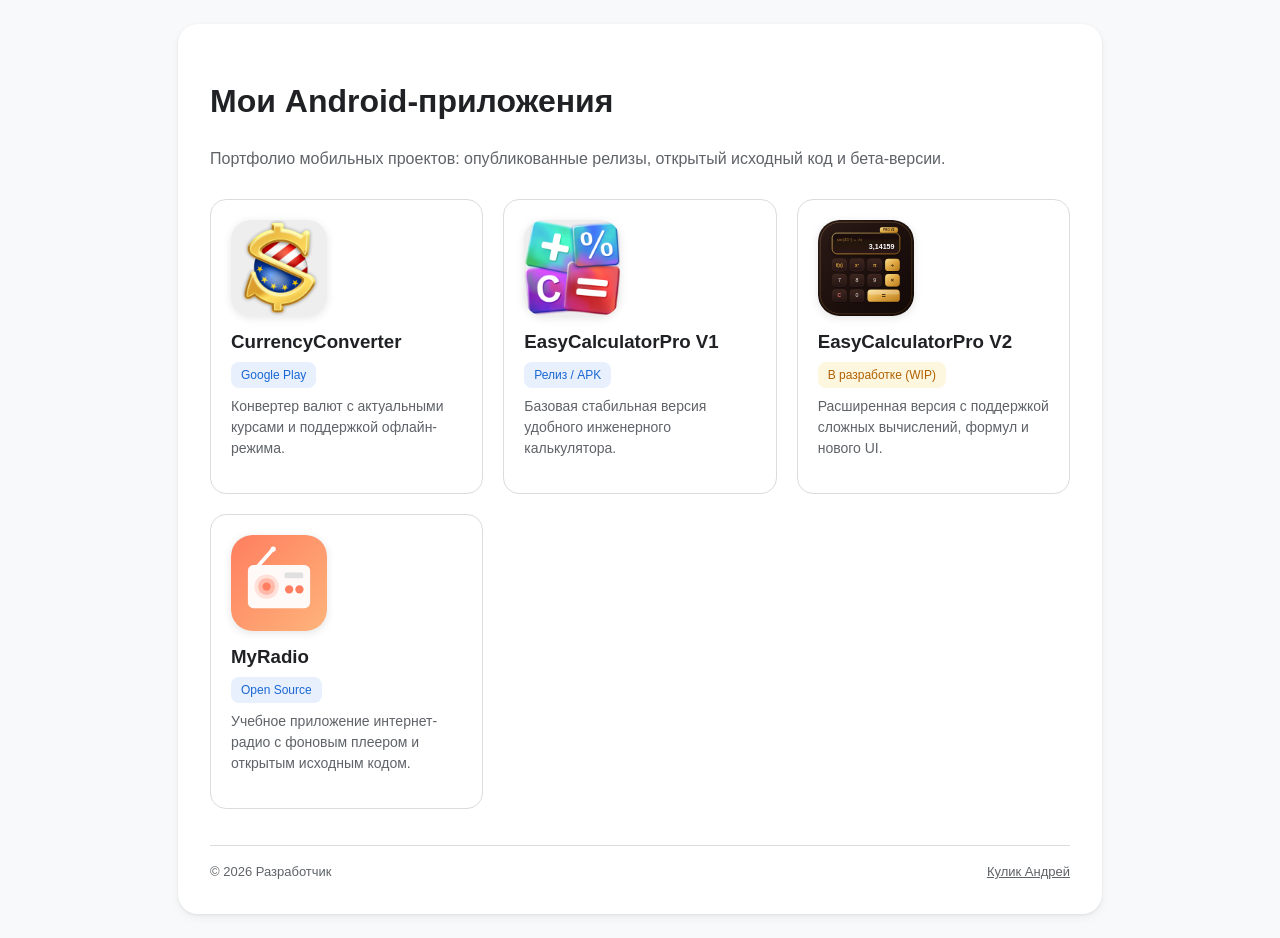
<file: index.html>
<!DOCTYPE html>
<html lang="ru">
<head>
  <meta charset="UTF-8">
  <meta name="viewport" content="width=device-width, initial-scale=1.0">
  <title>Каталог Android Приложений</title>
  <link rel="stylesheet" href="css/style.css">
</head>
<body>
  <div class="container">
    <h1>Мои Android-приложения</h1>
    <p style="color: var(--text-sub); margin-bottom: 28px;">
      Портфолио мобильных проектов: опубликованные релизы, открытый исходный код и бета-версии.
    </p>

    <div class="grid">
      <!-- 1. CurrencyConverter -->
      <a class="app-card" href="CurrencyConverter/">
        <img class="app-icon" src="assets/icons/currency-light-icon.png" alt="CurrencyConverter" onerror="this.src='https://via.placeholder.com/96?text=CC'">
        <h3 style="margin: 12px 0 6px 0;">CurrencyConverter</h3>
        <span class="badge" style="width: fit-content;">Google Play</span>
        <p style="font-size: 14px; color: var(--text-sub); margin-top: 8px;">
          Конвертер валют с актуальными курсами и поддержкой офлайн-режима.
        </p>
      </a>

      <!-- 2. EasyCalculatorProV1 -->
      <a class="app-card" href="EasyCalculatorProV1/">
        <img class="app-icon" src="assets/icons/calc-v1-icon.png" alt="EasyCalculatorProV1" onerror="this.src='https://via.placeholder.com/96?text=Calc1'">
        <h3 style="margin: 12px 0 6px 0;">EasyCalculatorPro V1</h3>
        <span class="badge" style="width: fit-content;">Релиз / APK</span>
        <p style="font-size: 14px; color: var(--text-sub); margin-top: 8px;">
          Базовая стабильная версия удобного инженерного калькулятора.
        </p>
      </a>

      <!-- 3. EasyCalculatorProV2 -->
      <a class="app-card" href="EasyCalculatorProV2/">
        <img class="app-icon" src="assets/icons/calc-v2-icon.svg" alt="EasyCalculatorProV2" onerror="this.src='https://via.placeholder.com/96?text=Calc2'">
        <h3 style="margin: 12px 0 6px 0;">EasyCalculatorPro V2</h3>
        <span class="badge badge-warning" style="width: fit-content;">В разработке (WIP)</span>
        <p style="font-size: 14px; color: var(--text-sub); margin-top: 8px;">
          Расширенная версия с поддержкой сложных вычислений, формул и нового UI.
        </p>
      </a>

      <!-- 4. MyRadio -->
      <a class="app-card" href="MyRadio/">
        <img class="app-icon" src="assets/icons/myradio-icon.svg" alt="MyRadio" onerror="this.src='https://via.placeholder.com/96?text=Radio'">
        <h3 style="margin: 12px 0 6px 0;">MyRadio</h3>
        <span class="badge" style="width: fit-content;">Open Source</span>
        <p style="font-size: 14px; color: var(--text-sub); margin-top: 8px;">
          Учебное приложение интернет-радио с фоновым плеером и открытым исходным кодом.
        </p>
      </a>
    </div>

    <footer>
      <span>© 2026 Разработчик</span>
      <a href="#" target="_blank" style="color: var(--text-sub);">Кулик Андрей</a>
    </footer>
  </div>
</body>
</html>
</file>
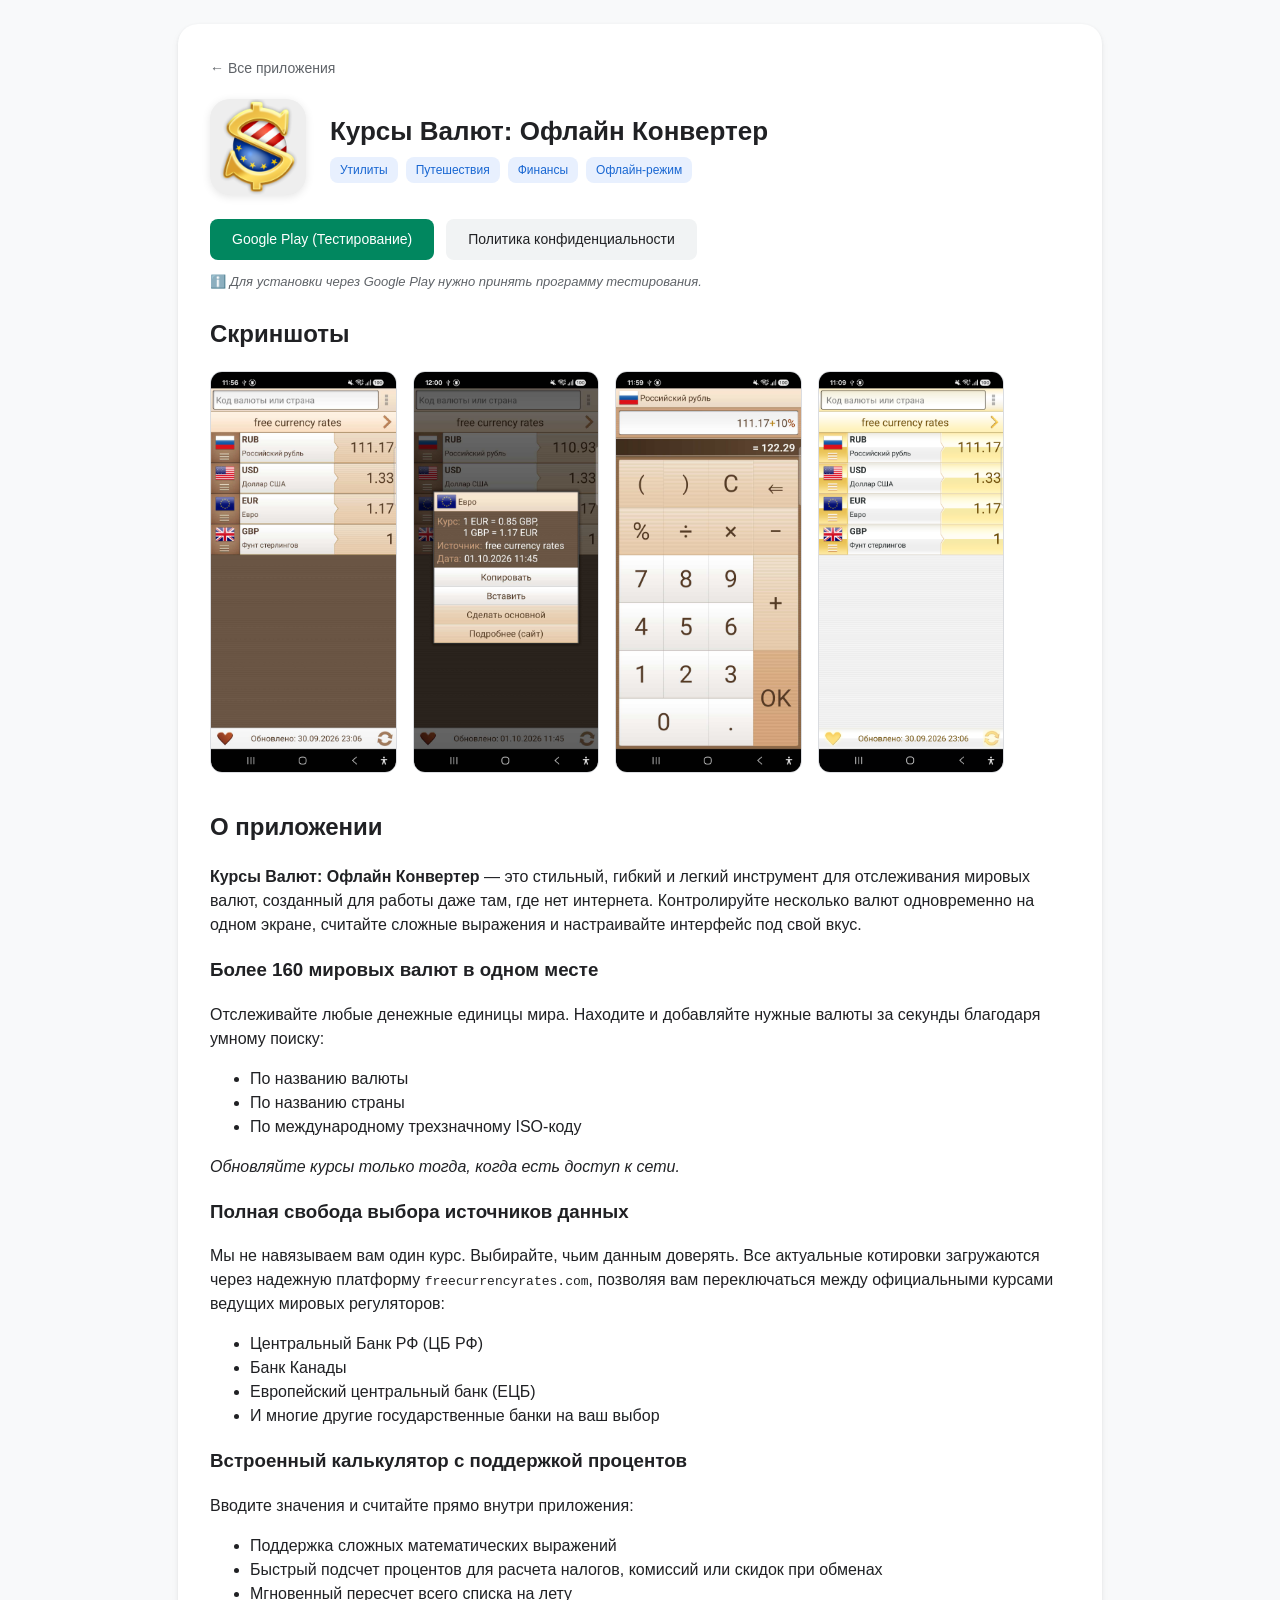
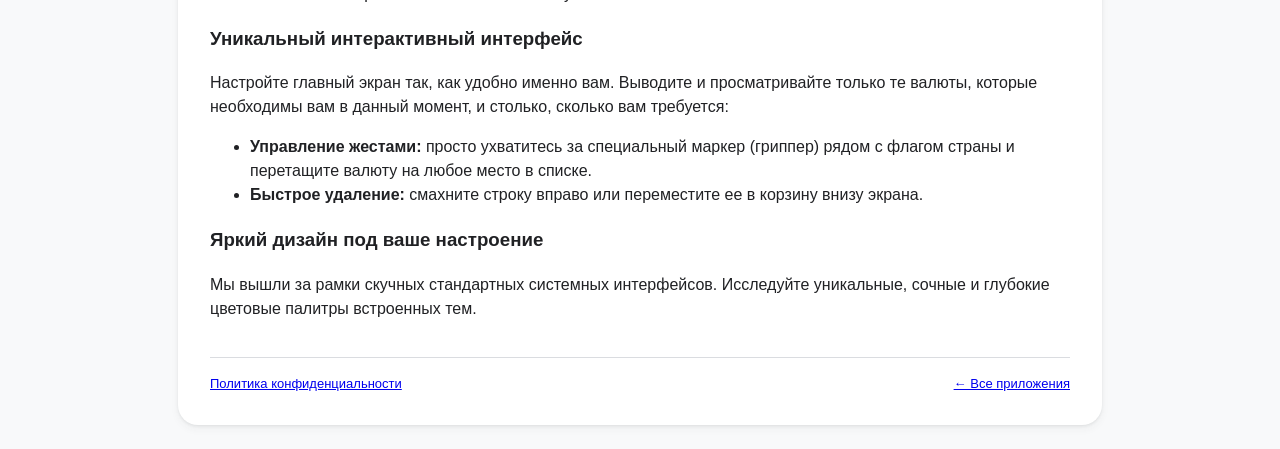
<file: CurrencyConverter/index.html>
<!DOCTYPE html>
<html lang="ru">

<head>
    <meta charset="UTF-8">
    <meta name="viewport" content="width=device-width, initial-scale=1.0">
    <title>Курсы Валют: Офлайн Конвертер — Android App</title>
    <link rel="stylesheet" href="../css/style.css">
</head>

<body>
    <div class="container">
        <a class="nav-back" href="../index.html">← Все приложения</a>

        <!-- Шапка приложения -->
        <header class="app-header">
            <img class="app-icon" src="../assets/icons/currency-light-icon.png" alt="Курсы Валют Иконка"
                onerror="this.src='https://via.placeholder.com/96?text=CC'">
            <div class="app-meta">
                <h1>Курсы Валют: Офлайн Конвертер</h1>
                <div class="badges">
                    <span class="badge">Утилиты</span>
                    <span class="badge">Путешествия</span>
                    <span class="badge">Финансы</span>
                    <span class="badge">Офлайн-режим</span>
                </div>
            </div>
        </header>

        <!-- Кнопки действий -->
        <div class="actions">
            <!-- Ссылка на программу внутреннего тестирования -->
            <a class="btn btn-primary" href="https://play.google.com/apps/internaltest/4701691858455275164"
                target="_blank">
                Google Play (Тестирование)
            </a>

            <!-- Опционально: кнопка прямого скачивания APK (если хотите дать доступ без вступления в группу) -->
            <!-- <a class="btn btn-secondary" href="https://github.com/kandrei777/AllApps/releases/..." target="_blank">
        Скачать APK напрямую
      </a> -->

            <a class="btn btn-secondary" href="privacy.html">
                Политика конфиденциальности
            </a>
        </div>

        <!-- Небольшая сноска-подсказка для пользователей -->
        <p style="font-size: 13px; color: var(--text-sub); margin-top: -16px; margin-bottom: 24px;">
            ℹ️ <em>Для установки через Google Play нужно принять программу тестирования.</em>
        </p>

        <!-- Галерея скриншотов -->
        <h2>Скриншоты</h2>
        <div class="gallery">
            <img src="../assets/screenshots/ru-coffee-main.jpg" alt="Главный экран"
                onerror="this.src='https://via.placeholder.com/220x400?text=Скриншот+1'">
            <img src="../assets/screenshots/ru-coffee-info.jpg" alt="Калькулятор процентов"
                onerror="this.src='https://via.placeholder.com/220x400?text=Скриншот+2'">
            <img src="../assets/screenshots/ru-coffee-calc.jpg" alt="Выбор тем"
                onerror="this.src='https://via.placeholder.com/220x400?text=Скриншот+3'">
            <img src="../assets/screenshots/ru-gold-main.png" alt="Выбор источника"
                onerror="this.src='https://via.placeholder.com/220x400?text=Скриншот+4'">
        </div>

        <!-- Описание приложения -->
        <h2>О приложении</h2>
        <p>
            <strong>Курсы Валют: Офлайн Конвертер</strong> — это стильный, гибкий и легкий инструмент для отслеживания
            мировых валют, созданный для работы даже там, где нет интернета. Контролируйте несколько валют одновременно
            на одном экране, считайте сложные выражения и настраивайте интерфейс под свой вкус.
        </p>

        <h3>Более 160 мировых валют в одном месте</h3>
        <p>Отслеживайте любые денежные единицы мира. Находите и добавляйте нужные валюты за секунды благодаря умному
            поиску:</p>
        <ul>
            <li>По названию валюты</li>
            <li>По названию страны</li>
            <li>По международному трехзначному ISO-коду</li>
        </ul>
        <p><em>Обновляйте курсы только тогда, когда есть доступ к сети.</em></p>

        <h3>Полная свобода выбора источников данных</h3>
        <p>
            Мы не навязываем вам один курс. Выбирайте, чьим данным доверять. Все актуальные котировки загружаются через
            надежную платформу <code>freecurrencyrates.com</code>, позволяя вам переключаться между официальными курсами
            ведущих мировых регуляторов:
        </p>
        <ul>
            <li>Центральный Банк РФ (ЦБ РФ)</li>
            <li>Банк Канады</li>
            <li>Европейский центральный банк (ЕЦБ)</li>
            <li>И многие другие государственные банки на ваш выбор</li>
        </ul>

        <h3>Встроенный калькулятор с поддержкой процентов</h3>
        <p>Вводите значения и считайте прямо внутри приложения:</p>
        <ul>
            <li>Поддержка сложных математических выражений</li>
            <li>Быстрый подсчет процентов для расчета налогов, комиссий или скидок при обменах</li>
            <li>Мгновенный пересчет всего списка на лету</li>
        </ul>

        <h3>Уникальный интерактивный интерфейс</h3>
        <p>Настройте главный экран так, как удобно именно вам. Выводите и просматривайте только те валюты, которые
            необходимы вам в данный момент, и столько, сколько вам требуется:</p>
        <ul>
            <li><strong>Управление жестами:</strong> просто ухватитесь за специальный маркер (гриппер) рядом с флагом
                страны и перетащите валюту на любое место в списке.</li>
            <li><strong>Быстрое удаление:</strong> смахните строку вправо или переместите ее в корзину внизу экрана.
            </li>
        </ul>

        <h3>Яркий дизайн под ваше настроение</h3>
        <p>
            Мы вышли за рамки скучных стандартных системных интерфейсов. Исследуйте уникальные, сочные и глубокие
            цветовые палитры встроенных тем.
        </p>
        <!-- Футер страницы -->
        <footer>
            <a href="privacy.html">Политика конфиденциальности</a>
            <a href="../index.html">← Все приложения</a>
        </footer>
    </div>
</body>

</html>
</file>
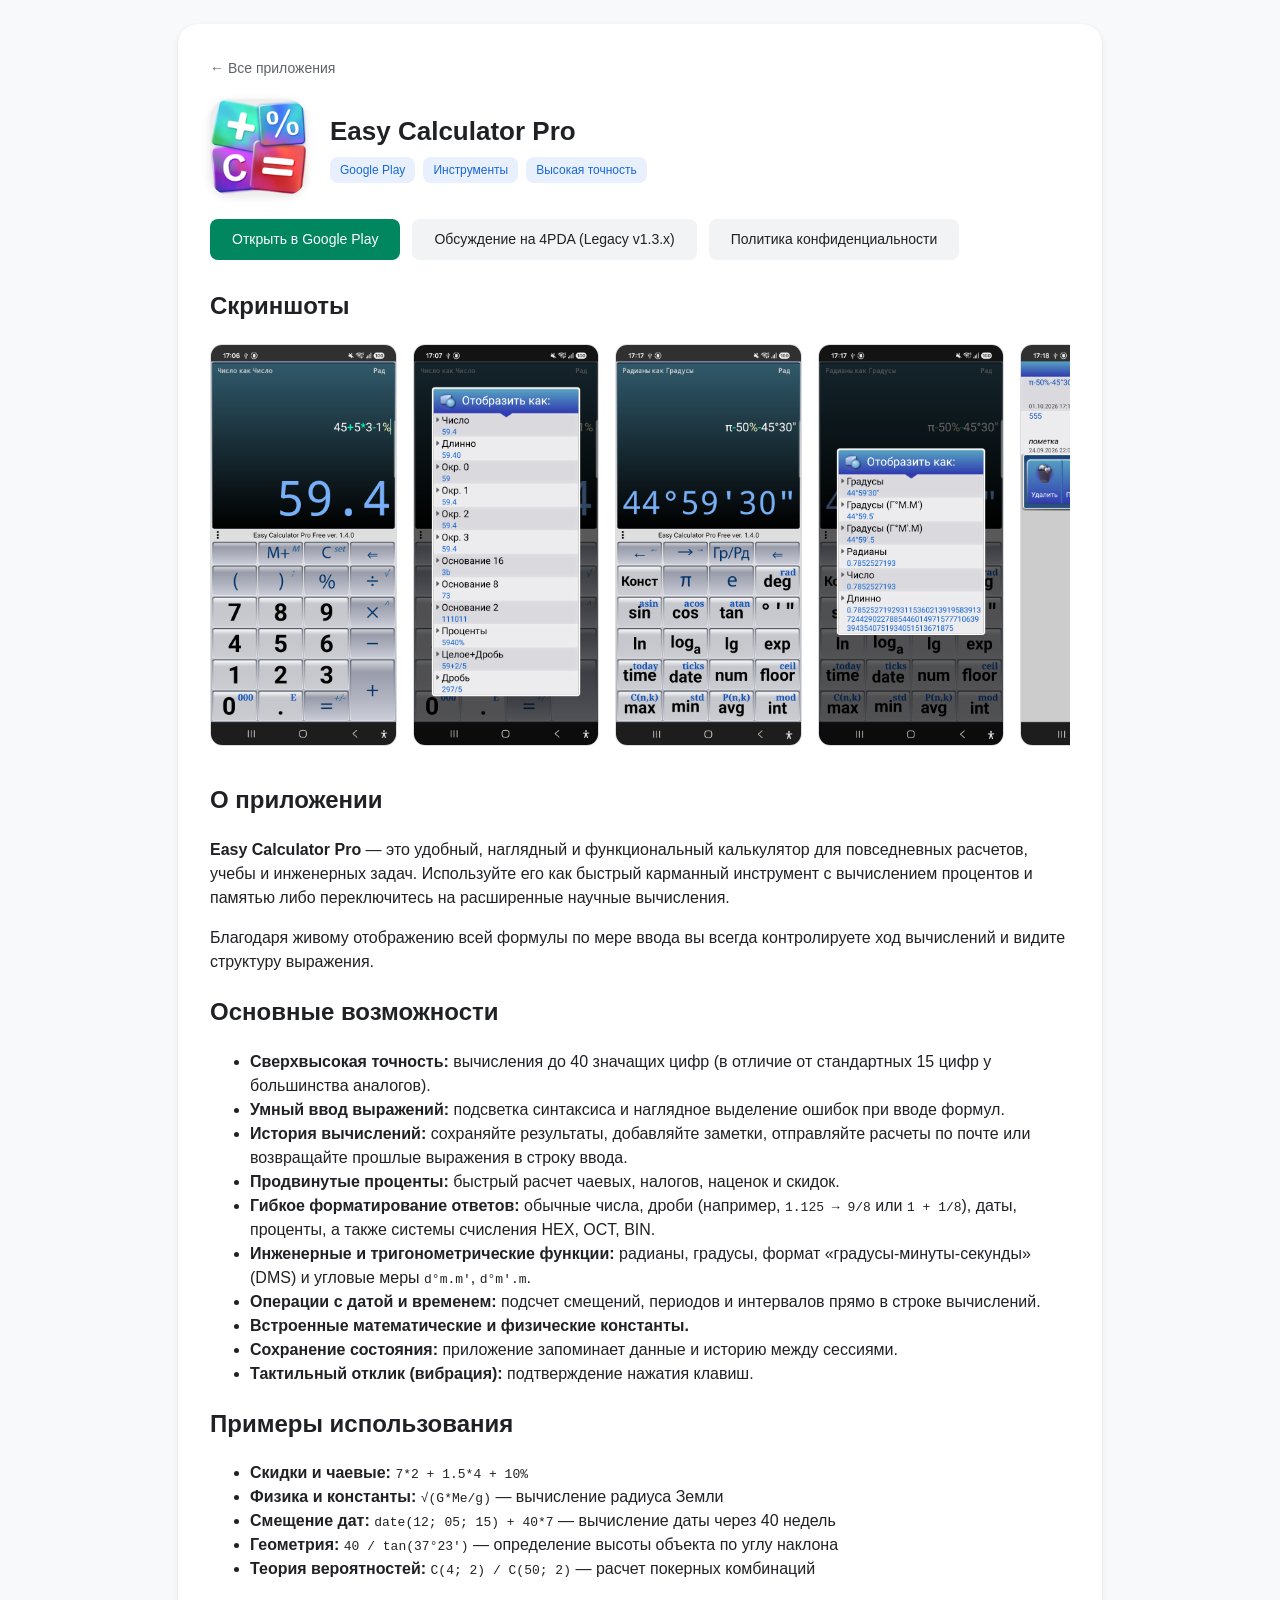
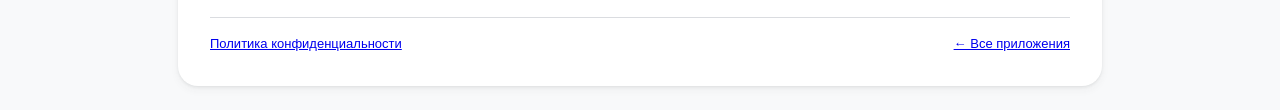
<file: EasyCalculatorProV1/index.html>
<!DOCTYPE html>
<html lang="ru">

<head>
    <meta charset="UTF-8">
    <meta name="viewport" content="width=device-width, initial-scale=1.0">
    <title>Easy Calculator Pro — Android App</title>
    <link rel="stylesheet" href="../css/style.css">
</head>

<body>
    <div class="container">
        <a class="nav-back" href="../index.html">← Все приложения</a>

        <!-- Шапка приложения -->
        <header class="app-header">
            <img class="app-icon" src="../assets/icons/calc-v1-icon.png" alt="Easy Calculator Pro Иконка"
                onerror="this.src='https://via.placeholder.com/96?text=Calc1'">
            <div class="app-meta">
                <h1>Easy Calculator Pro</h1>
                <div class="badges">
                    <span class="badge">Google Play</span>
                    <span class="badge">Инструменты</span>
                    <span class="badge">Высокая точность</span>
                </div>
            </div>
        </header>

        <!-- Кнопки действий -->
        <div class="actions">
            <!-- Реальная ссылка на страницу в Google Play -->
            <a class="btn btn-primary" href="https://play.google.com/store/apps/details?id=com.msj.easycalcpro"
                target="_blank" rel="noopener noreferrer">
                Открыть в Google Play
            </a>

            <!-- Ссылка на тему 4PDA -->
            <a class="btn btn-secondary" href="https://4pda.to/forum/index.php?showtopic=337343" target="_blank"
                rel="noopener noreferrer">
                Обсуждение на 4PDA (Legacy v1.3.x)
            </a>
            <!-- Ссылка на политику конфиденциальности -->
            <a class="btn btn-secondary" href="privacy.html">
                Политика конфиденциальности
            </a>
        </div>

        <!-- Галерея скриншотов -->
        <h2>Скриншоты</h2>
        <div class="gallery">
            <img src="../assets/screenshots/calc-main.png" alt="Основной экран"
                onerror="this.src='https://via.placeholder.com/220x400?text=Основной+экран'">
            <img src="../assets/screenshots/calc-main-formats.png" alt="Форматы отображения числа"
                onerror="this.src='https://via.placeholder.com/220x400?text=Форматы+чисел'">
            <img src="../assets/screenshots/calc-angle.png" alt="Углы и инженерные функции"
                onerror="this.src='https://via.placeholder.com/220x400?text=Углы+и+функции'">
            <img src="../assets/screenshots/calc-angle-popup.png" alt="Выбор угловых мер"
                onerror="this.src='https://via.placeholder.com/220x400?text=Меню+углов'">
            <img src="../assets/screenshots/calc-hist-popup.png" alt="История и действия"
                onerror="this.src='https://via.placeholder.com/220x400?text=История+расчетов'">
            <img src="../assets/screenshots/calc-popup-menu.png" alt="Дополнительные функции"
                onerror="this.src='https://via.placeholder.com/220x400?text=Константы+и+меню'">
        </div>

        <!-- Описание приложения -->
        <h2>О приложении</h2>
        <p>
            <strong>Easy Calculator Pro</strong> — это удобный, наглядный и функциональный калькулятор для повседневных
            расчетов, учебы и инженерных задач. Используйте его как быстрый карманный инструмент с вычислением процентов
            и памятью либо переключитесь на расширенные научные вычисления.
        </p>
        <p>
            Благодаря живому отображению всей формулы по мере ввода вы всегда контролируете ход вычислений и видите
            структуру выражения.
        </p>

        <h2>Основные возможности</h2>
        <ul>
            <li><strong>Сверхвысокая точность:</strong> вычисления до 40 значащих цифр (в отличие от стандартных 15 цифр
                у большинства аналогов).</li>
            <li><strong>Умный ввод выражений:</strong> подсветка синтаксиса и наглядное выделение ошибок при вводе
                формул.</li>
            <li><strong>История вычислений:</strong> сохраняйте результаты, добавляйте заметки, отправляйте расчеты по
                почте или возвращайте прошлые выражения в строку ввода.</li>
            <li><strong>Продвинутые проценты:</strong> быстрый расчет чаевых, налогов, наценок и скидок.</li>
            <li><strong>Гибкое форматирование ответов:</strong> обычные числа, дроби (например,
                <code>1.125 &rarr; 9/8</code> или <code>1 + 1/8</code>), даты, проценты, а также системы счисления HEX,
                OCT, BIN.</li>
            <li><strong>Инженерные и тригонометрические функции:</strong> радианы, градусы, формат
                «градусы-минуты-секунды» (DMS) и угловые меры <code>d°m.m'</code>, <code>d°m'.m</code>.</li>
            <li><strong>Операции с датой и временем:</strong> подсчет смещений, периодов и интервалов прямо в строке
                вычислений.</li>
            <li><strong>Встроенные математические и физические константы.</strong></li>
            <li><strong>Сохранение состояния:</strong> приложение запоминает данные и историю между сессиями.</li>
            <li><strong>Тактильный отклик (вибрация):</strong> подтверждение нажатия клавиш.</li>
        </ul>

        <h2>Примеры использования</h2>
        <ul>
            <li><strong>Скидки и чаевые:</strong> <code>7*2 + 1.5*4 + 10%</code></li>
            <li><strong>Физика и константы:</strong> <code>√(G*Me/g)</code> — вычисление радиуса Земли</li>
            <li><strong>Смещение дат:</strong> <code>date(12; 05; 15) + 40*7</code> — вычисление даты через 40 недель
            </li>
            <li><strong>Геометрия:</strong> <code>40 / tan(37°23')</code> — определение высоты объекта по углу наклона
            </li>
            <li><strong>Теория вероятностей:</strong> <code>C(4; 2) / C(50; 2)</code> — расчет покерных комбинаций</li>
        </ul>

        <!-- Футер страницы -->
        <footer>
            <a href="privacy.html">Политика конфиденциальности</a>
            <a href="../index.html">← Все приложения</a>
        </footer>
    </div>
</body>

</html>
</file>
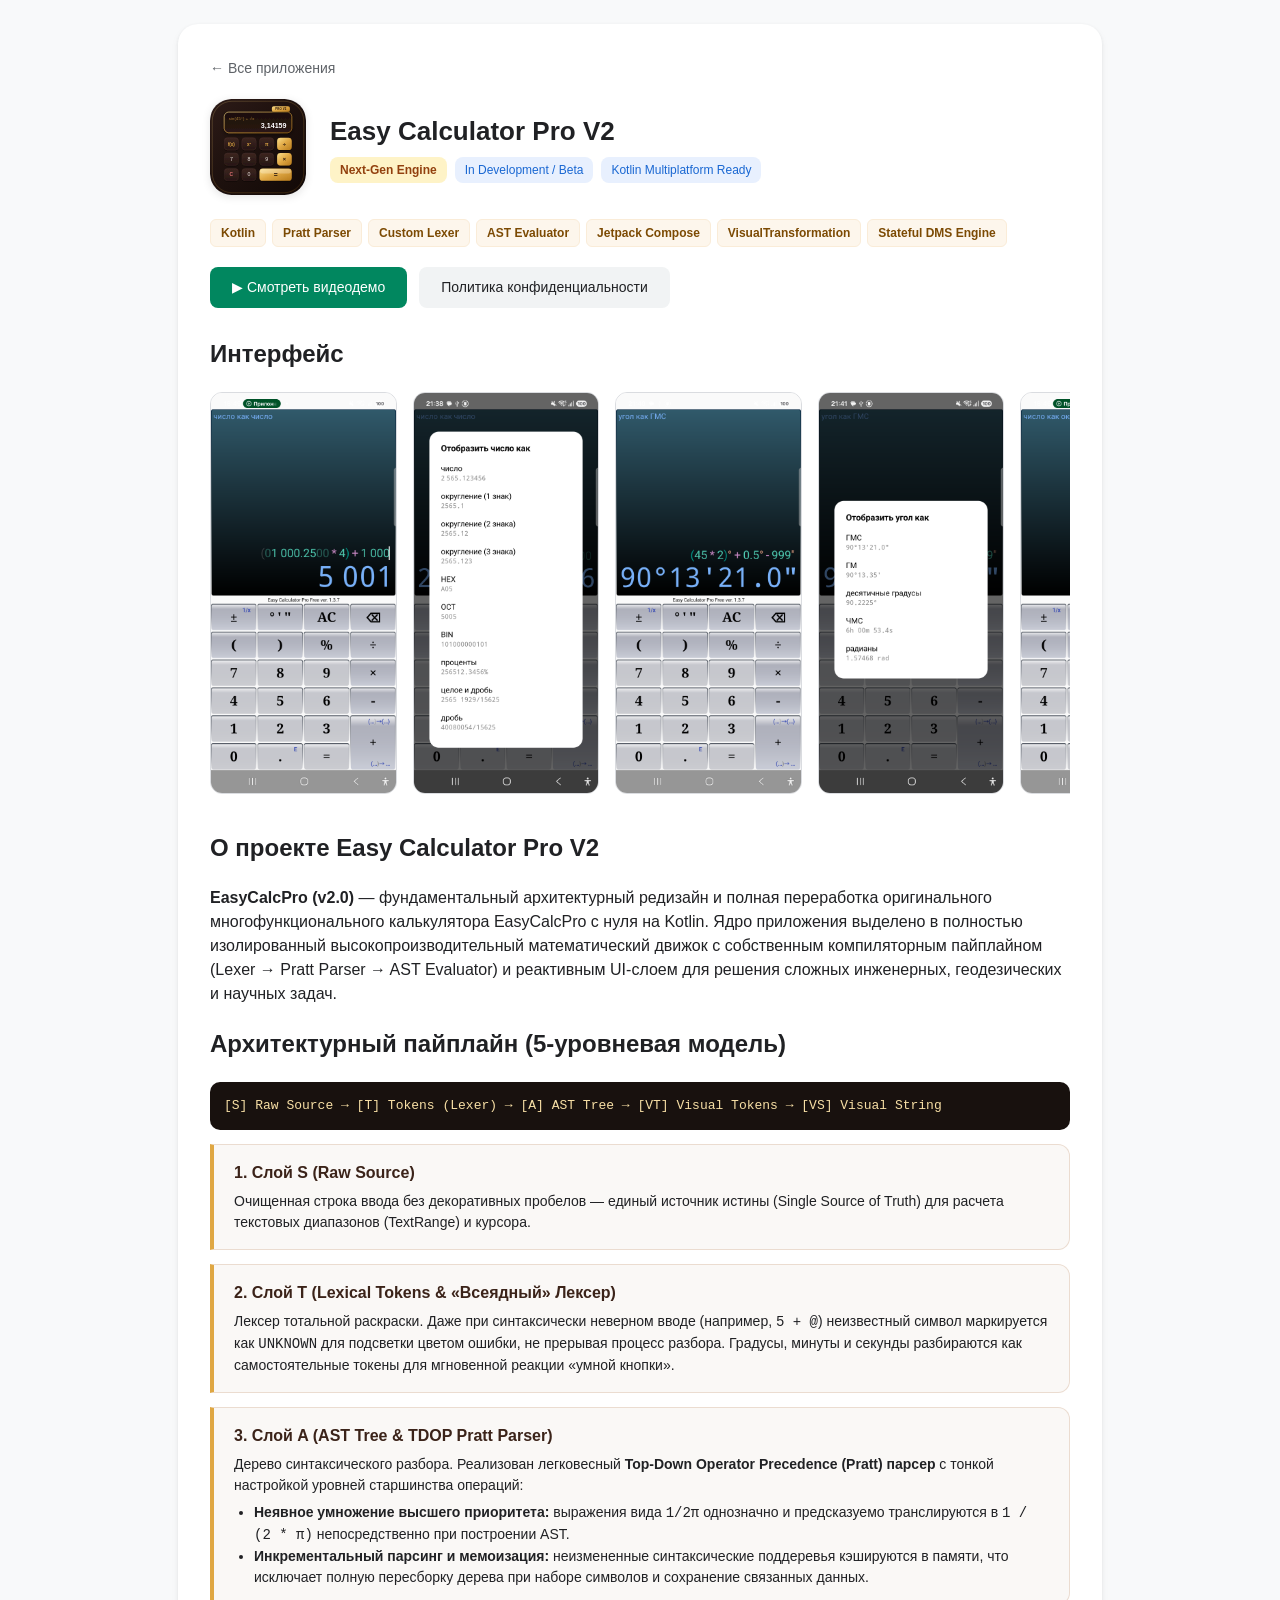
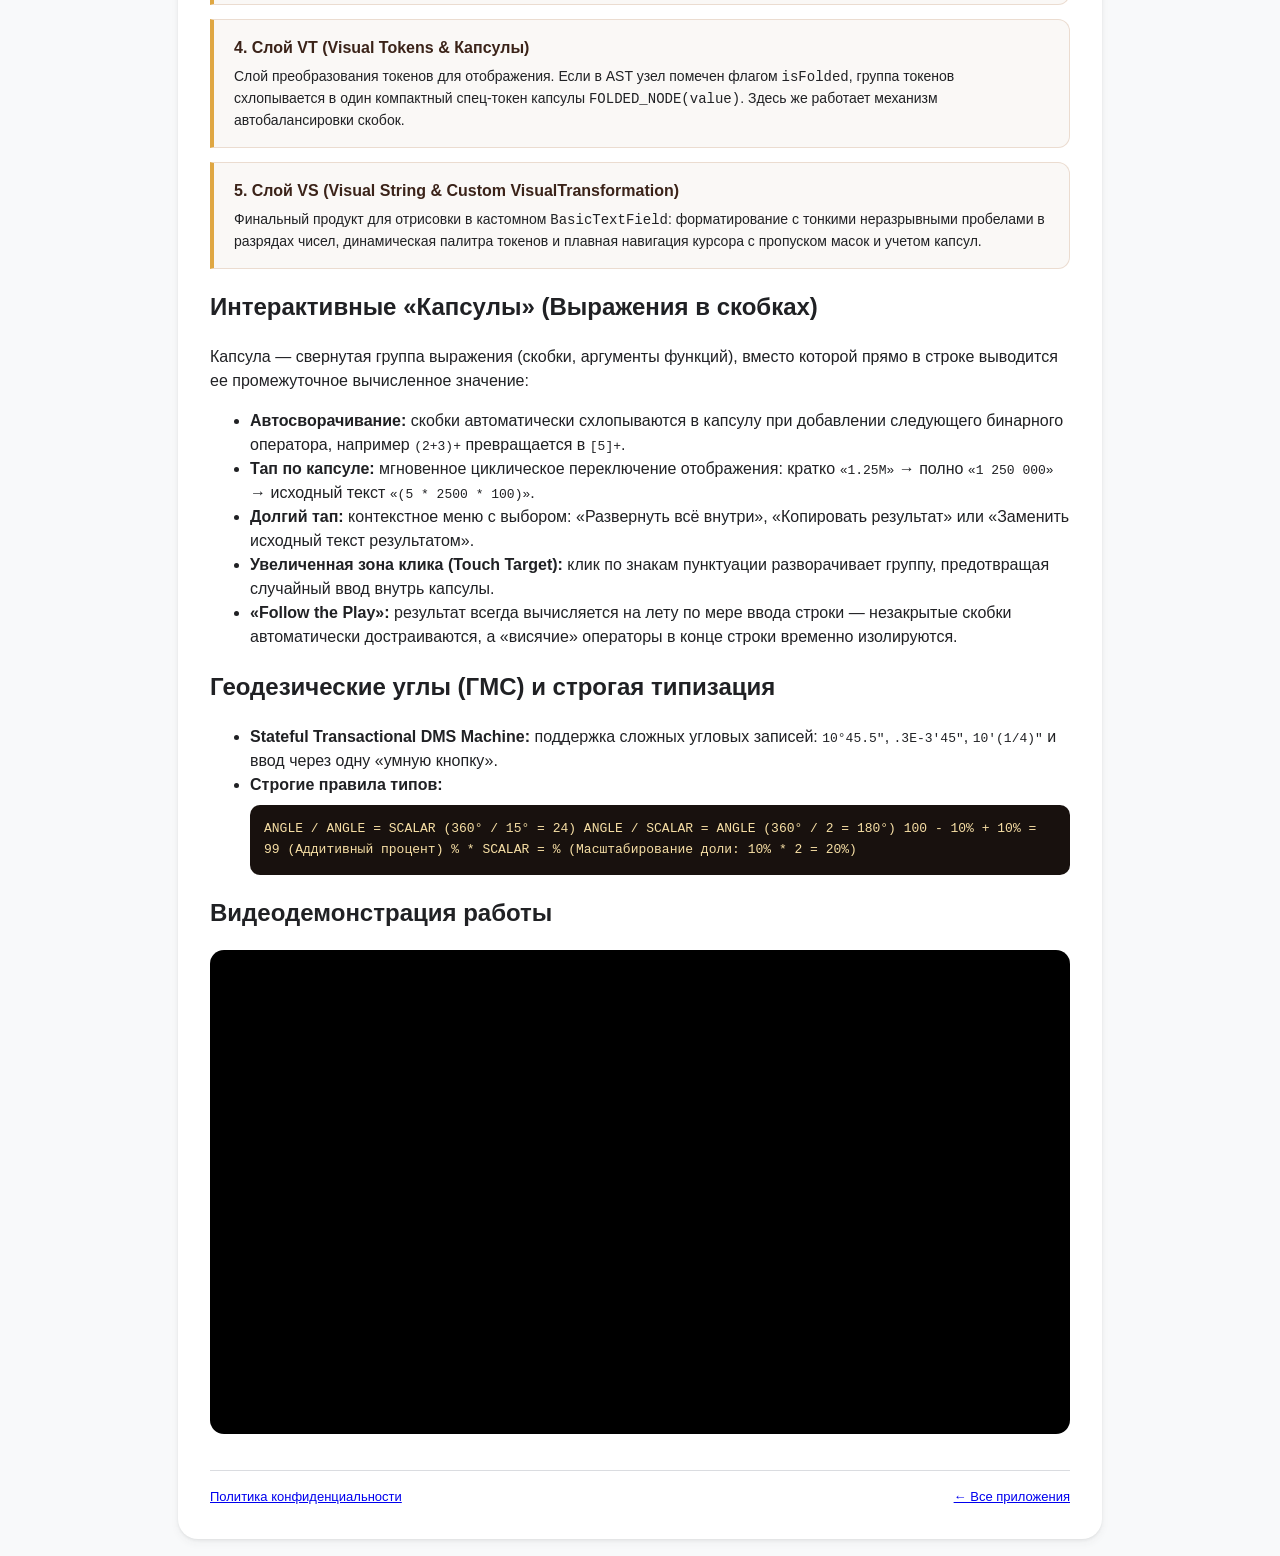
<file: EasyCalculatorProV2/index.html>
<!DOCTYPE html>
<html lang="ru">

<head>
    <meta charset="UTF-8">
    <meta name="viewport" content="width=device-width, initial-scale=1.0">
    <title>Easy Calculator Pro V2 — Advanced Mathematical Engine</title>
    <link rel="stylesheet" href="../css/style.css">
    <style>
        /* Акцентная палитра V2 (Gold & Dark Espresso) */
        :root {
            --v2-gold: #dfa743;
            --v2-dark: #1e110e;
            --v2-chip-bg: #2d1b17;
        }

        .badge-v2 {
            background: #fef3c7;
            color: #92400e;
            font-weight: 600;
        }

        .tech-stack {
            display: flex;
            flex-wrap: wrap;
            gap: 6px;
            margin: 14px 0 20px 0;
        }

        .tech-pill {
            background: #fdf6ec;
            color: #7c4a03;
            font-size: 12px;
            font-weight: 600;
            padding: 4px 10px;
            border-radius: 6px;
            border: 1px solid #faecd8;
        }

        .feature-card {
            background: #faf8f6;
            border: 1px solid #ebdcd0;
            border-left: 4px solid var(--v2-gold);
            border-radius: 0 12px 12px 0;
            padding: 16px 20px;
            margin: 14px 0;
        }

        .feature-card h3 {
            margin: 0 0 6px 0;
            font-size: 16px;
            color: #3b2319;
        }

        .feature-card p,
        .feature-card ul {
            margin: 0;
            font-size: 14px;
            color: var(--text-main);
        }

        .code-box {
            background: #18110e;
            color: #f7dfa5;
            padding: 14px;
            border-radius: 10px;
            font-family: Consolas, "Fira Code", monospace;
            font-size: 13px;
            overflow-x: auto;
            margin: 12px 0;
            line-height: 1.6;
        }
    </style>
</head>

<body>
    <div class="container">
        <a class="nav-back" href="../index.html">← Все приложения</a>

        <!-- Шапка приложения -->
        <header class="app-header">
            <img class="app-icon" src="../assets/icons/calc-v2-icon.svg" alt="Easy Calculator Pro V2 Иконка"
                onerror="this.src='https://via.placeholder.com/96?text=Calc+V2'">
            <div class="app-meta">
                <h1>Easy Calculator Pro V2</h1>
                <div class="badges">
                    <span class="badge badge-v2">Next-Gen Engine</span>
                    <span class="badge">In Development / Beta</span>
                    <span class="badge">Kotlin Multiplatform Ready</span>
                </div>
            </div>
        </header>

        <!-- Стек технологий -->
        <div class="tech-stack">
            <span class="tech-pill">Kotlin</span>
            <span class="tech-pill">Pratt Parser</span>
            <span class="tech-pill">Custom Lexer</span>
            <span class="tech-pill">AST Evaluator</span>
            <span class="tech-pill">Jetpack Compose</span>
            <span class="tech-pill">VisualTransformation</span>
            <span class="tech-pill">Stateful DMS Engine</span>
        </div>

        <!-- Кнопки действий -->
        <div class="actions">
            <!-- Ссылка на видеодемонстрацию -->
            <a class="btn btn-primary" href="https://youtu.be/6KWFndDU_xI" target="_blank" rel="noopener noreferrer">
                ▶ Смотреть видеодемо
            </a>

            <a class="btn btn-secondary" href="privacy.html">
                Политика конфиденциальности
            </a>
        </div>

<!-- Галерея скриншотов -->
        <h2>Интерфейс</h2>
        <div class="gallery">
            <img src="../assets/screenshots/calc2-highlights.png" alt="Главный экран" onerror="this.src='https://via.placeholder.com/220x400?text=Главный+экран'">
            <img src="../assets/screenshots/calc2-num-formats.png" alt="Форматы отображения чисел" onerror="this.src='https://via.placeholder.com/220x400?text=Форматы+чисел'">
            <img src="../assets/screenshots/calc2-angle.png" alt="Работа с углами" onerror="this.src='https://via.placeholder.com/220x400?text=Углы+и+ГМС'">
            <img src="../assets/screenshots/calc2-angle-formats.png" alt="Отображение углов" onerror="this.src='https://via.placeholder.com/220x400?text=Форматы+углов'">
            <img src="../assets/screenshots/calc2-imp_mul.png" alt="Неявное умножение" onerror="this.src='https://via.placeholder.com/220x400?text=Неявное+умножение'">
            <img src="../assets/screenshots/calc2-capsule.png" alt="Капсулы" onerror="this.src='https://via.placeholder.com/220x400?text=Капсулы'">
            <img src="../assets/screenshots/calc2-phantom-braces2.png" alt="Балансировка и фантомные символы" onerror="this.src='https://via.placeholder.com/220x400?text=Фантомные+скобки'">
            <img src="../assets/screenshots/calc2-error-recovery.png" alt="Восстановление при ошибках" onerror="this.src='https://via.placeholder.com/220x400?text=Обработка+ошибок'">
        </div>

        <!-- О проекте -->
        <h2>О проекте Easy Calculator Pro V2</h2>
        <p>
            <strong>EasyCalcPro (v2.0)</strong> — фундаментальный архитектурный редизайн и полная переработка
            оригинального многофункционального калькулятора EasyCalcPro с нуля на Kotlin. Ядро приложения выделено в
            полностью изолированный высокопроизводительный математический движок с собственным компиляторным пайплайном
            (Lexer &rarr; Pratt Parser &rarr; AST Evaluator) и реактивным UI-слоем для решения сложных инженерных,
            геодезических и научных задач.
        </p>

        <!-- Архитектура движка -->
        <h2>Архитектурный пайплайн (5-уровневая модель)</h2>
        <div class="code-box">
            [S] Raw Source &rarr; [T] Tokens (Lexer) &rarr; [A] AST Tree &rarr; [VT] Visual Tokens &rarr; [VS] Visual
            String
        </div>

        <div class="feature-card">
            <h3>1. Слой S (Raw Source)</h3>
            <p>Очищенная строка ввода без декоративных пробелов — единый источник истины (Single Source of Truth) для
                расчета текстовых диапазонов (TextRange) и курсора.</p>
        </div>

        <div class="feature-card">
            <h3>2. Слой T (Lexical Tokens & «Всеядный» Лексер)</h3>
            <p>Лексер тотальной раскраски. Даже при синтаксически неверном вводе (например, <code>5 + @</code>)
                неизвестный символ маркируется как <code>UNKNOWN</code> для подсветки цветом ошибки, не прерывая
                процесс разбора. Градусы, минуты и секунды разбираются как самостоятельные токены для мгновенной
                реакции «умной кнопки».</p>
        </div>

        <div class="feature-card">
            <h3>3. Слой A (AST Tree & TDOP Pratt Parser)</h3>
            <p>Дерево синтаксического разбора. Реализован легковесный <strong>Top-Down Operator Precedence (Pratt)
                    парсер</strong> с тонкой настройкой уровней старшинства операций:</p>
            <ul style="margin-top: 6px; padding-left: 20px;">
                <li><strong>Неявное умножение высшего приоритета:</strong> выражения вида <code>1/2&pi;</code>
                    однозначно и предсказуемо транслируются в <code>1 / (2 * &pi;)</code> непосредственно при построении
                    AST.</li>
                <li><strong>Инкрементальный парсинг и мемоизация:</strong> неизмененные синтаксические поддеревья
                    кэшируются в памяти, что исключает полную пересборку дерева при наборе символов и сохранение
                    связанных данных.</li>
            </ul>
        </div>

        <div class="feature-card">
            <h3>4. Слой VT (Visual Tokens & Капсулы)</h3>
            <p>Слой преобразования токенов для отображения. Если в AST узел помечен флагом
                <code>isFolded</code>, группа токенов схлопывается в один компактный спец-токен капсулы
                <code>FOLDED_NODE(value)</code>. Здесь же работает механизм автобалансировки скобок.
            </p>
        </div>

        <div class="feature-card">
            <h3>5. Слой VS (Visual String & Custom VisualTransformation)</h3>
            <p>Финальный продукт для отрисовки в кастомном <code>BasicTextField</code>: форматирование с тонкими
                неразрывными пробелами в разрядах чисел, динамическая палитра токенов и плавная навигация курсора с
                пропуском масок и учетом капсул.</p>
        </div>

        <!-- Инновация: Капсулы -->
        <h2>Интерактивные «Капсулы» (Выражения в скобках)</h2>
        <p>
            Капсула — свернутая группа выражения (скобки, аргументы функций), вместо которой прямо в строке выводится ее
            промежуточное вычисленное значение:
        </p>
        <ul>
            <li><strong>Автосворачивание:</strong> скобки автоматически схлопываются в капсулу при добавлении следующего
                бинарного оператора, например <code>(2+3)+</code> превращается в <code>[5]+</code>.</li>
            <li><strong>Тап по капсуле:</strong> мгновенное циклическое переключение отображения: кратко
                <code>«1.25M»</code> &rarr; полно <code>«1 250 000»</code> &rarr; исходный текст
                <code>«(5 * 2500 * 100)»</code>.
            </li>
            <li><strong>Долгий тап:</strong> контекстное меню с выбором: «Развернуть всё внутри», «Копировать результат»
                или «Заменить исходный текст результатом».</li>
            <li><strong>Увеличенная зона клика (Touch Target):</strong> клик по знакам пунктуации разворачивает группу,
                предотвращая случайный ввод внутрь капсулы.</li>
            <li><strong>«Follow the Play»:</strong> результат всегда вычисляется на лету по мере ввода строки —
                незакрытые скобки автоматически достраиваются, а «висячие» операторы в конце строки временно
                изолируются.</li>
        </ul>

        <!-- Типизированные вычисления и ГМС -->
        <h2>Геодезические углы (ГМС) и строгая типизация</h2>
        <ul>
            <li><strong>Stateful Transactional DMS Machine:</strong> поддержка сложных угловых записей:
                <code>10°45.5"</code>, <code>.3E-3'45"</code>, <code>10'(1/4)"</code> и ввод через одну «умную
                кнопку».
            </li>
            <li><strong>Строгие правила типов:</strong>
                <div class="code-box" style="margin-top: 8px;">
                    ANGLE / ANGLE = SCALAR (360° / 15° = 24)
                    ANGLE / SCALAR = ANGLE (360° / 2 = 180°)
                    100 - 10% + 10% = 99 (Аддитивный процент)
                    % * SCALAR = % (Масштабирование доли: 10% * 2 = 20%)
                </div>
            </li>
        </ul>

        <!-- Видеодемонстрация YouTube -->
        <h2>Видеодемонстрация работы</h2>
        <div class="video-wrap">
            <iframe src="https://www.youtube.com/embed/6KWFndDU_xI" title="Демонстрация Easy Calculator Pro V2"
                allow="accelerometer; autoplay; clipboard-write; encrypted-media; gyroscope; picture-in-picture; web-share"
                allowfullscreen>
            </iframe>
        </div>

        <!-- Подвал -->
        <footer>
            <a href="privacy.html">Политика конфиденциальности</a>
            <a href="../index.html">← Все приложения</a>
        </footer>
    </div>
</body>

</html>
</file>
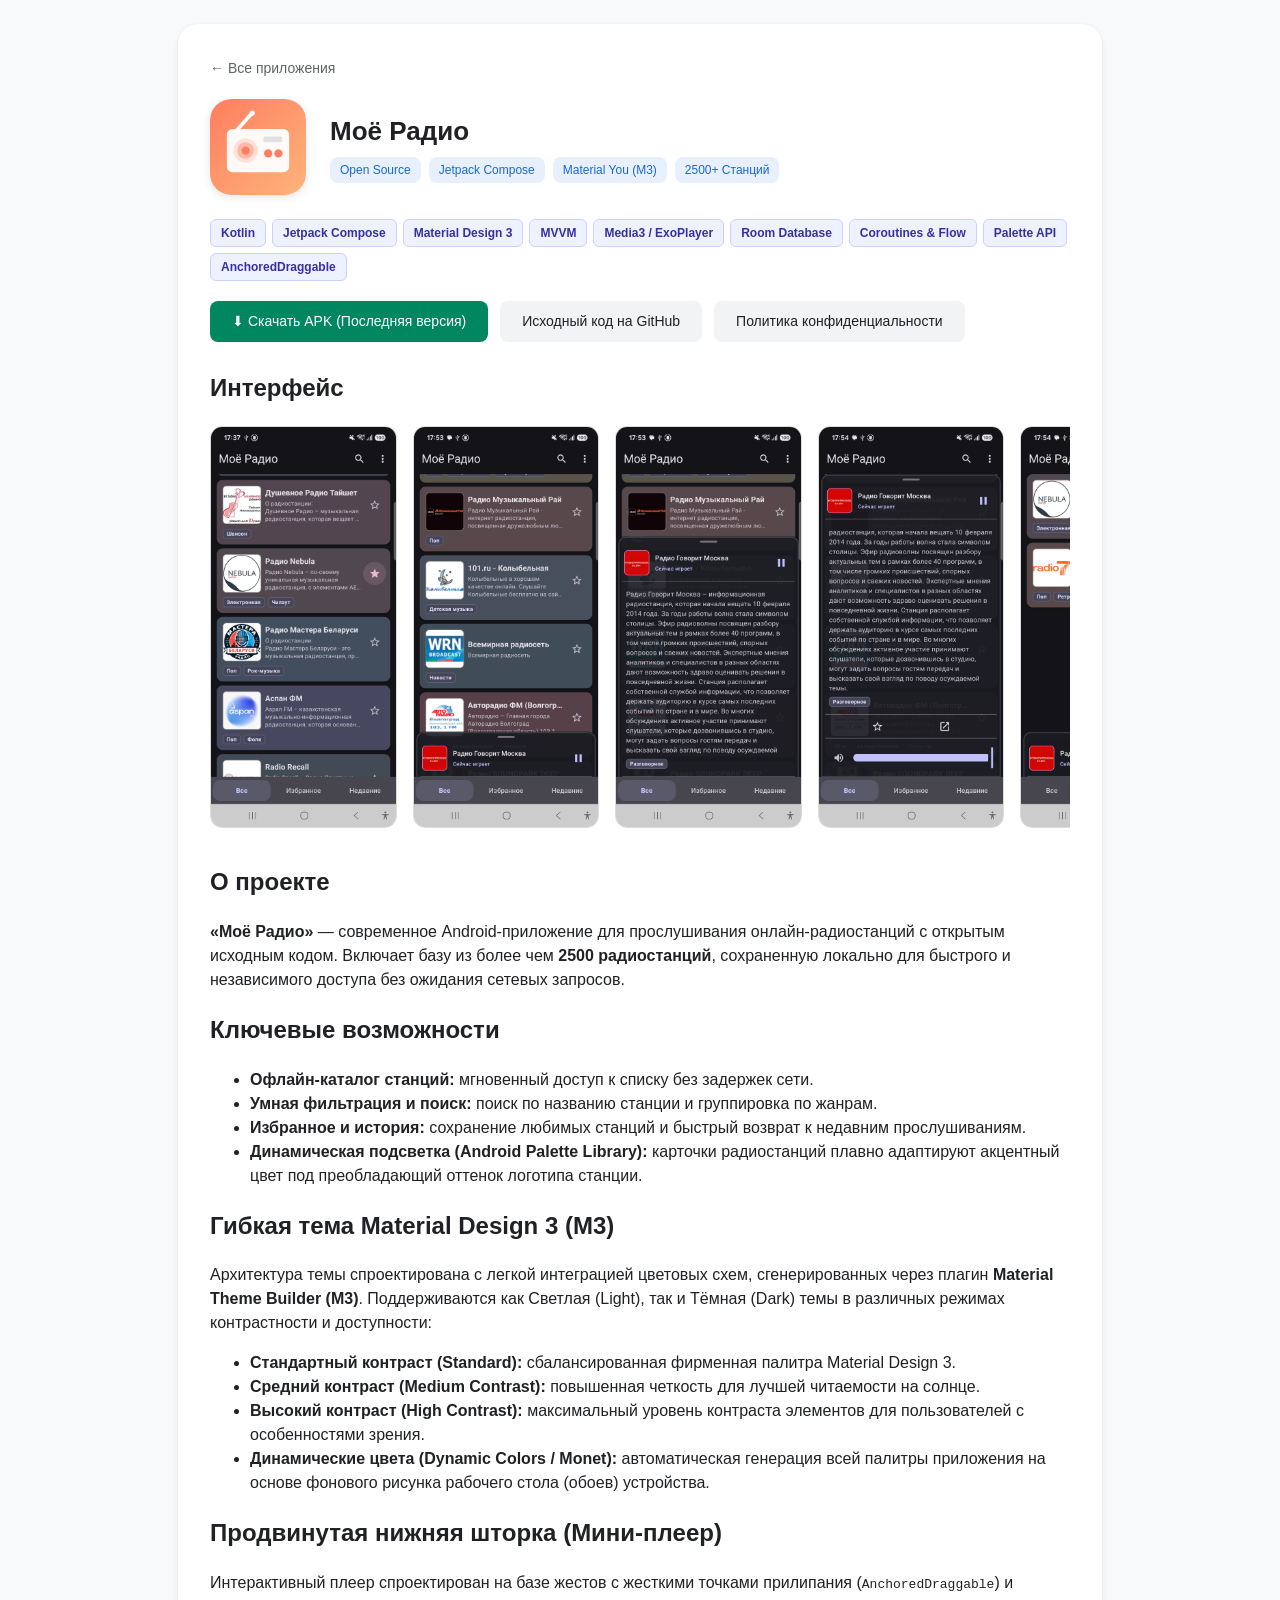
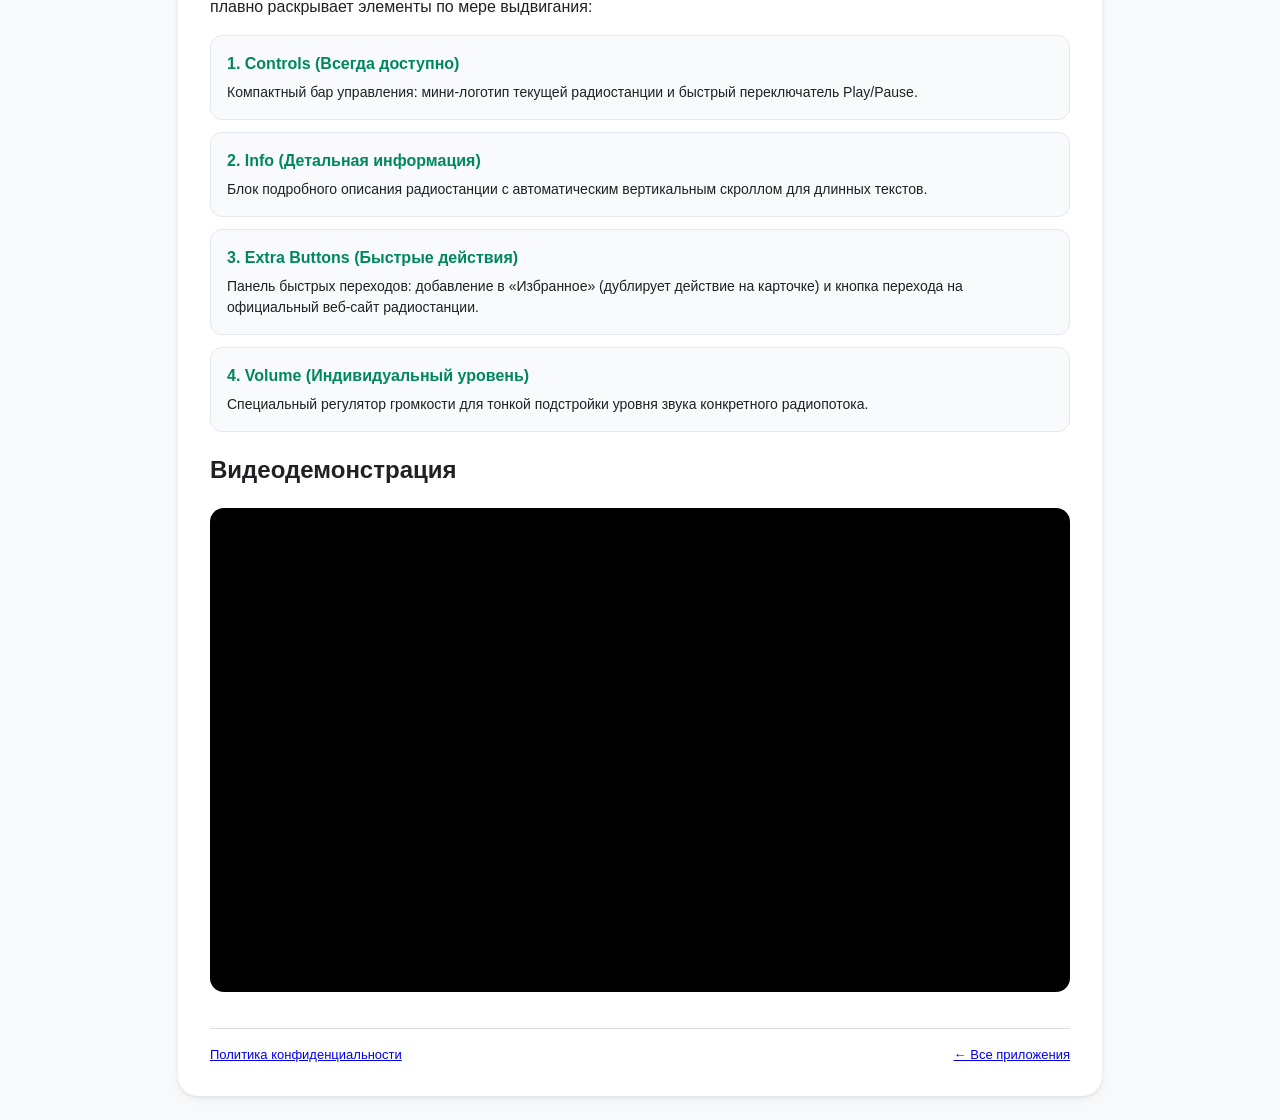
<file: MyRadio/index.html>
<!DOCTYPE html>
<html lang="ru">
<head>
  <meta charset="UTF-8">
  <meta name="viewport" content="width=device-width, initial-scale=1.0">
  <title>Моё Радио — Android App (Open Source)</title>
  <link rel="stylesheet" href="../css/style.css">
  <style>
    /* Акцентные бейджи для стека технологий */
    .tech-stack {
      display: flex;
      flex-wrap: wrap;
      gap: 6px;
      margin: 14px 0 20px 0;
    }
    .tech-pill {
      background: #eef2ff;
      color: #3730a3;
      font-size: 12px;
      font-weight: 600;
      padding: 4px 10px;
      border-radius: 6px;
      border: 1px solid #c7d2fe;
    }
    .theme-pill {
      background: #fdf2f8;
      color: #9d174d;
      border-color: #fbcfe8;
    }
    .sheet-feature {
      background: #f8fafc;
      border: 1px solid #e2e8f0;
      border-radius: 12px;
      padding: 16px;
      margin: 12px 0;
    }
    .sheet-feature h4 {
      margin: 0 0 6px 0;
      color: var(--primary);
    }
  </style>
</head>
<body>
  <div class="container">
    <a class="nav-back" href="../index.html">← Все приложения</a>

    <!-- Шапка приложения -->
    <header class="app-header">
      <img class="app-icon" src="../assets/icons/myradio-icon.svg" alt="Моё Радио" onerror="this.src='https://via.placeholder.com/96?text=Radio'">
      <div class="app-meta">
        <h1>Моё Радио</h1>
        <div class="badges">
          <span class="badge">Open Source</span>
          <span class="badge">Jetpack Compose</span>
          <span class="badge">Material You (M3)</span>
          <span class="badge">2500+ Станций</span>
        </div>
      </div>
    </header>

    <!-- Стек технологий -->
    <div class="tech-stack">
      <span class="tech-pill">Kotlin</span>
      <span class="tech-pill">Jetpack Compose</span>
      <span class="tech-pill">Material Design 3</span>
      <span class="tech-pill">MVVM</span>
      <span class="tech-pill">Media3 / ExoPlayer</span>
      <span class="tech-pill">Room Database</span>
      <span class="tech-pill">Coroutines & Flow</span>
      <span class="tech-pill">Palette API</span>
      <span class="tech-pill">AnchoredDraggable</span>
    </div>

    <!-- Кнопки действий -->
    <div class="actions">
      <!-- Ссылка на последний релиз с APK -->
      <a class="btn btn-primary" href="https://github.com/kandrei777/ComposeDemoRadio/releases/latest" target="_blank" rel="noopener noreferrer">
        ⬇ Скачать APK (Последняя версия)
      </a>

      <!-- Ссылка на репозиторий GitHub -->
      <a class="btn btn-secondary" href="https://github.com/kandrei777/ComposeDemoRadio" target="_blank" rel="noopener noreferrer">
        Исходный код на GitHub
      </a>

      <a class="btn btn-secondary" href="privacy.html">
        Политика конфиденциальности
      </a>
    </div>

    <!-- Галерея скриншотов -->
    <h2>Интерфейс</h2>
<div class="gallery">
      <img src="../assets/screenshots/radio-main.png" alt="Список радиостанций" onerror="this.src='https://via.placeholder.com/220x400?text=Список+станций'">
      <img src="../assets/screenshots/radio-main-mini.png" alt="Мини плеер" onerror="this.src='https://via.placeholder.com/220x400?text=Мини-плеер'">
      <img src="../assets/screenshots/radio-main-info.png" alt="Информация о радиостанции" onerror="this.src='https://via.placeholder.com/220x400?text=Инфо+о+станции'">
      <img src="../assets/screenshots/radio-main-full.png" alt="Вся шторка" onerror="this.src='https://via.placeholder.com/220x400?text=Шторка+плеера'">
      <img src="../assets/screenshots/radio-fav.png" alt="Закладка фаворитов" onerror="this.src='https://via.placeholder.com/220x400?text=Избранное'">
      <img src="../assets/screenshots/radio-theme-menu.png" alt="Меню тем" onerror="this.src='https://via.placeholder.com/220x400?text=Меню+тем'">
      <img src="../assets/screenshots/radio-theme-light.png" alt="Светлая тема" onerror="this.src='https://via.placeholder.com/220x400?text=Светлая+тема'">
    </div>
    <!-- Описание приложения -->
    <h2>О проекте</h2>
    <p>
      <strong>«Моё Радио»</strong> — современное Android-приложение для прослушивания онлайн-радиостанций с открытым исходным кодом. Включает базу из более чем <strong>2500 радиостанций</strong>, сохраненную локально для быстрого и независимого доступа без ожидания сетевых запросов.
    </p>

    <h2>Ключевые возможности</h2>
    <ul>
      <li><strong>Офлайн-каталог станций:</strong> мгновенный доступ к списку без задержек сети.</li>
      <li><strong>Умная фильтрация и поиск:</strong> поиск по названию станции и группировка по жанрам.</li>
      <li><strong>Избранное и история:</strong> сохранение любимых станций и быстрый возврат к недавним прослушиваниям.</li>
      <li><strong>Динамическая подсветка (Android Palette Library):</strong> карточки радиостанций плавно адаптируют акцентный цвет под преобладающий оттенок логотипа станции.</li>
    </ul>

    <!-- Поддержка тем и Material 3 -->
    <h2>Гибкая тема Material Design 3 (M3)</h2>
    <p>
      Архитектура темы спроектирована с легкой интеграцией цветовых схем, сгенерированных через плагин <strong>Material Theme Builder (M3)</strong>. Поддерживаются как Светлая (Light), так и Тёмная (Dark) темы в различных режимах контрастности и доступности:
    </p>
    <ul>
      <li><strong>Стандартный контраст (Standard):</strong> сбалансированная фирменная палитра Material Design 3.</li>
      <li><strong>Средний контраст (Medium Contrast):</strong> повышенная четкость для лучшей читаемости на солнце.</li>
      <li><strong>Высокий контраст (High Contrast):</strong> максимальный уровень контраста элементов для пользователей с особенностями зрения.</li>
      <li><strong>Динамические цвета (Dynamic Colors / Monet):</strong> автоматическая генерация всей палитры приложения на основе фонового рисунка рабочего стола (обоев) устройства.</li>
    </ul>

    <h2>Продвинутая нижняя шторка (Мини-плеер)</h2>
    <p>
      Интерактивный плеер спроектирован на базе жестов с жесткими точками прилипания (<code>AnchoredDraggable</code>) и плавно раскрывает элементы по мере выдвигания:
    </p>
    
    <div class="sheet-feature">
      <h4>1. Controls (Всегда доступно)</h4>
      <p style="margin: 0; font-size: 14px;">Компактный бар управления: мини-логотип текущей радиостанции и быстрый переключатель Play/Pause.</p>
    </div>

    <div class="sheet-feature">
      <h4>2. Info (Детальная информация)</h4>
      <p style="margin: 0; font-size: 14px;">Блок подробного описания радиостанции с автоматическим вертикальным скроллом для длинных текстов.</p>
    </div>

    <div class="sheet-feature">
      <h4>3. Extra Buttons (Быстрые действия)</h4>
      <p style="margin: 0; font-size: 14px;">Панель быстрых переходов: добавление в «Избранное» (дублирует действие на карточке) и кнопка перехода на официальный веб-сайт радиостанции.</p>
    </div>

    <div class="sheet-feature">
      <h4>4. Volume (Индивидуальный уровень)</h4>
      <p style="margin: 0; font-size: 14px;">Специальный регулятор громкости для тонкой подстройки уровня звука конкретного радиопотока.</p>
    </div>

    <!-- Видеодемонстрация YouTube -->
    <h2>Видеодемонстрация</h2>
    <div class="video-wrap">
      <iframe 
        src="https://www.youtube.com/embed/BVN29Oz96BM" 
        title="Демонстрация Моё Радио" 
        allow="accelerometer; autoplay; clipboard-write; encrypted-media; gyroscope; picture-in-picture; web-share" 
        allowfullscreen>
      </iframe>
    </div>

    <!-- Подвал -->
    <footer>
      <a href="privacy.html">Политика конфиденциальности</a>
      <a href="../index.html">← Все приложения</a>
    </footer>
  </div>
</body>
</html>
</file>
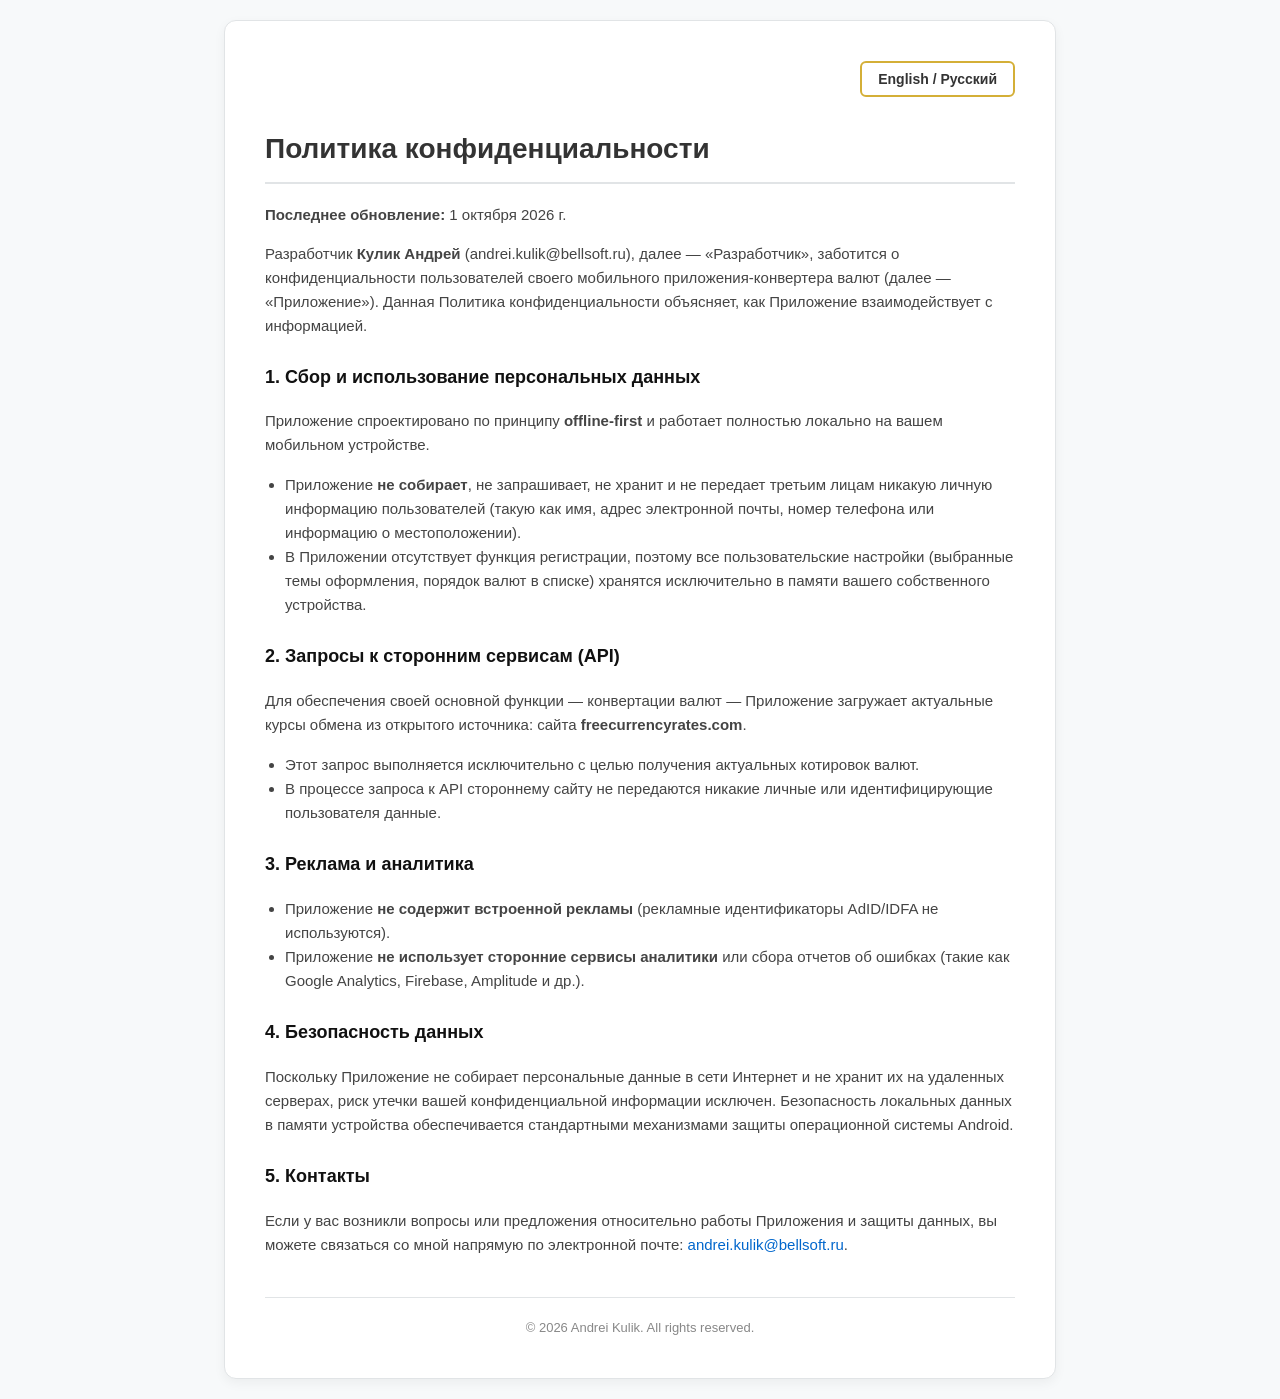
<file: CurrencyConverter/privacy.html>
<!DOCTYPE html>
<html lang="ru">
<head>
    <meta charset="UTF-8">
    <meta name="viewport" content="width=device-width, initial-scale=1.0">
    <title>Privacy Policy / Политика конфиденциальности</title>
    <style>
        :root {
            --bg-color: #f7f9fa;
            --card-bg: #ffffff;
            --text-color: #333333;
            --accent-color: #d4af37; /* Цвет золота под стать вашей теме */
            --border-color: #e1e4e6;
        }
        body {
            font-family: -apple-system, BlinkMacSystemFont, "Segoe UI", Roboto, Helvetica, Arial, sans-serif;
            background-color: var(--bg-color);
            color: var(--text-color);
            line-height: 1.6;
            margin: 0;
            padding: 20px;
        }
        .container {
            max-width: 750px;
            margin: 0 auto;
            background: var(--card-bg);
            padding: 40px;
            border-radius: 12px;
            box-shadow: 0 4px 12px rgba(0,0,0,0.05);
            border: 1px solid var(--border-color);
        }
        .lang-switch {
            text-align: right;
            margin-bottom: 30px;
        }
        .lang-btn {
            background-color: transparent;
            border: 2px solid var(--accent-color);
            color: var(--text-color);
            padding: 8px 16px;
            font-size: 14px;
            font-weight: bold;
            cursor: pointer;
            border-radius: 6px;
            transition: all 0.3s ease;
        }
        .lang-btn:hover {
            background-color: var(--accent-color);
            color: #fff;
        }
        h1 { font-size: 28px; margin-top: 0; border-bottom: 2px solid var(--border-color); padding-bottom: 10px; }
        h3 { font-size: 18px; margin-top: 25px; color: #111; }
        p, li { font-size: 15px; color: #444; }
        ul { padding-left: 20px; }
        .hidden { display: none; }
        .footer { margin-top: 40px; font-size: 13px; color: #888; text-align: center; border-top: 1px solid var(--border-color); padding-top: 20px; }
        a { color: #0066cc; text-decoration: none; }
        a:hover { text-decoration: underline; }
    </style>
</head>
<body>

<div class="container">
    <!-- Переключатель языков -->
    <div class="lang-switch">
        <button class="lang-btn" onclick="toggleLanguage()">English / Русский</button>
    </div>

    <!-- РУССКАЯ ВЕРСИЯ -->
    <div id="lang-ru">
        <h1>Политика конфиденциальности</h1>
        <p><strong>Последнее обновление:</strong> 1 октября 2026 г.</p>
        <p>Разработчик <strong>Кулик Андрей</strong> (andrei.kulik@bellsoft.ru), далее — «Разработчик», заботится о конфиденциальности пользователей своего мобильного приложения-конвертера валют (далее — «Приложение»). Данная Политика конфиденциальности объясняет, как Приложение взаимодействует с информацией.</p>
        
        <h3>1. Сбор и использование персональных данных</h3>
        <p>Приложение спроектировано по принципу <strong>offline-first</strong> и работает полностью локально на вашем мобильном устройстве.</p>
        <ul>
            <li>Приложение <strong>не собирает</strong>, не запрашивает, не хранит и не передает третьим лицам никакую личную информацию пользователей (такую как имя, адрес электронной почты, номер телефона или информацию о местоположении).</li>
            <li>В Приложении отсутствует функция регистрации, поэтому все пользовательские настройки (выбранные темы оформления, порядок валют в списке) хранятся исключительно в памяти вашего собственного устройства.</li>
        </ul>

        <h3>2. Запросы к сторонним сервисам (API)</h3>
        <p>Для обеспечения своей основной функции — конвертации валют — Приложение загружает актуальные курсы обмена из открытого источника: сайта <strong>freecurrencyrates.com</strong>.</p>
        <ul>
            <li>Этот запрос выполняется исключительно с целью получения актуальных котировок валют.</li>
            <li>В процессе запроса к API стороннему сайту не передаются никакие личные или идентифицирующие пользователя данные.</li>
        </ul>

        <h3>3. Реклама и аналитика</h3>
        <ul>
            <li>Приложение <strong>не содержит встроенной рекламы</strong> (рекламные идентификаторы AdID/IDFA не используются).</li>
            <li>Приложение <strong>не использует сторонние сервисы аналитики</strong> или сбора отчетов об ошибках (такие как Google Analytics, Firebase, Amplitude и др.).</li>
        </ul>

        <h3>4. Безопасность данных</h3>
        <p>Поскольку Приложение не собирает персональные данные в сети Интернет и не хранит их на удаленных серверах, риск утечки вашей конфиденциальной информации исключен. Безопасность локальных данных в памяти устройства обеспечивается стандартными механизмами защиты операционной системы Android.</p>

        <h3>5. Контакты</h3>
        <p>Если у вас возникли вопросы или предложения относительно работы Приложения и защиты данных, вы можете связаться со мной напрямую по электронной почте: <a href="mailto:andrei.kulik@bellsoft.ru">andrei.kulik@bellsoft.ru</a>.</p>
    </div>

    <!-- АНГЛИЙСКАЯ ВЕРСИЯ -->
    <div id="lang-en" class="hidden">
        <h1>Privacy Policy</h1>
        <p><strong>Last Updated:</strong> October 1, 2026</p>
        <p>Developer <strong>Andrei Kulik</strong> (andrei.kulik@bellsoft.ru), hereinafter referred to as the "Developer", cares about the privacy of the users of their mobile currency converter application (hereinafter referred to as the "Application"). This Privacy Policy explains how the Application interacts with information.</p>
        
        <h3>1. Collection and Use of Personal Data</h3>
        <p>The Application is designed based on the <strong>offline-first</strong> approach and operates entirely locally on your mobile device.</p>
        <ul>
            <li>The Application <strong>does not collect</strong>, request, store, or share with third parties any personal information of users (such as name, email address, phone number, or location data).</li>
            <li>There is no registration feature in the Application, so all user settings (selected color themes, currency order in the list) are stored exclusively in your own device's memory.</li>
        </ul>

        <h3>2. Third-Party API Requests</h3>
        <p>To provide its core function — currency conversion — the Application downloads up-to-date exchange rates from an open source: the <strong>freecurrencyrates.com</strong> website.</p>
        <ul>
            <li>This request is performed solely to retrieve current currency quotes.</li>
            <li>No personal or user-identifying data is transmitted to the third-party website during the API request.</li>
        </ul>

        <h3>3. Advertising and Analytics</h3>
        <ul>
            <li>The Application <strong>does not contain integrated advertising</strong> (advertising identifiers like AdID/IDFA are not used).</li>
            <li>The Application <strong>does not use third-party analytics services</strong> or crash reporting tools (such as Google Analytics, Firebase, Amplitude, etc.).</li>
        </ul>

        <h3>4. Data Security</h3>
        <p>Since the Application does not collect personal data online and does not store it on remote servers, the risk of your confidential information leaking is eliminated. The security of local data in the device's memory is ensured by the standard protection mechanisms of the Android operating system.</p>

        <h3>5. Contact Information</h3>
        <p>If you have any questions or suggestions regarding the operation of the Application and data protection, you can contact me directly via email: <a href="mailto:andrei.kulik@bellsoft.ru">andrei.kulik@bellsoft.ru</a>.</p>
    </div>

    <div class="footer">
        © 2026 Andrei Kulik. All rights reserved.
    </div>
</div>
<script>
    function toggleLanguage() {
        var ruDiv = document.getElementById('lang-ru');
        var enDiv = document.getElementById('lang-en');
        var htmlTag = document.documentElement;

        if (ruDiv.classList.contains('hidden')) {
            ruDiv.classList.remove('hidden');
            enDiv.classList.add('hidden');
            htmlTag.setAttribute('lang', 'ru');
        } else {
            ruDiv.classList.add('hidden');
            enDiv.classList.remove('hidden');
            htmlTag.setAttribute('lang', 'en');
        }
    }
</script>
</body>
</html>
</file>
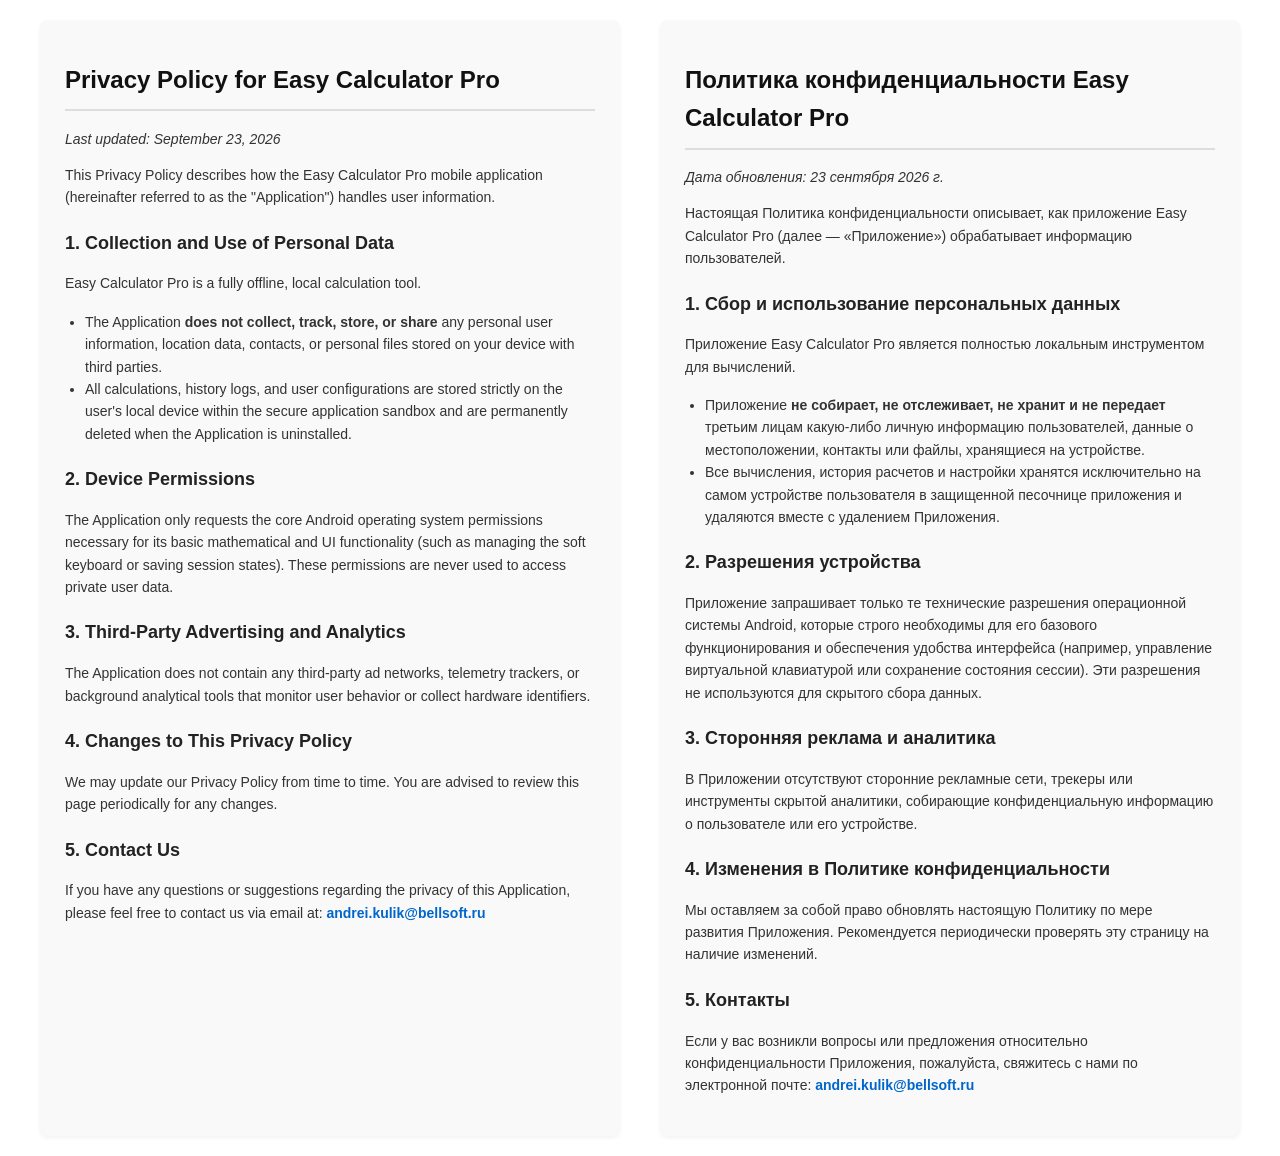
<file: EasyCalculatorProV1/privacy.html>
<!DOCTYPE html>
<html lang="en">
<head>
    <meta charset="UTF-8">
    <meta name="viewport" content="width=device-width, initial-scale=1.0">
    <title>Privacy Policy - Easy Calculator Pro</title>
    <style>
        body { font-family: -apple-system, BlinkMacSystemFont, "Segoe UI", Roboto, Helvetica, Arial, sans-serif; line-height: 1.6; color: #333; max-width: 1200px; margin: 0 auto; padding: 20px; }
        .container { display: flex; flex-wrap: wrap; gap: 40px; }
        .column { flex: 1; min-width: 300px; background: #f9f9f9; padding: 25px; border-radius: 8px; box-shadow: 0 2px 4px rgba(0,0,0,0.05); }
        h1 { color: #111; border-bottom: 2px solid #ddd; padding-bottom: 10px; font-size: 24px; }
        h2 { color: #222; font-size: 18px; margin-top: 20px; }
        p, li { font-size: 14px; }
        ul { padding-left: 20px; }
        .email { font-weight: bold; color: #0066cc; }
    </style>
</head>
<body>

<div class="container">
    <!-- ENGLISH VERSION -->
    <div class="column">
        <h1>Privacy Policy for Easy Calculator Pro</h1>
        <p><i>Last updated: September 23, 2026</i></p>
        
        <p>This Privacy Policy describes how the Easy Calculator Pro mobile application (hereinafter referred to as the "Application") handles user information.</p>

        <h2>1. Collection and Use of Personal Data</h2>
        <p>Easy Calculator Pro is a fully offline, local calculation tool.</p>
        <ul>
            <li>The Application <b>does not collect, track, store, or share</b> any personal user information, location data, contacts, or personal files stored on your device with third parties.</li>
            <li>All calculations, history logs, and user configurations are stored strictly on the user's local device within the secure application sandbox and are permanently deleted when the Application is uninstalled.</li>
        </ul>

        <h2>2. Device Permissions</h2>
        <p>The Application only requests the core Android operating system permissions necessary for its basic mathematical and UI functionality (such as managing the soft keyboard or saving session states). These permissions are never used to access private user data.</p>

        <h2>3. Third-Party Advertising and Analytics</h2>
        <p>The Application does not contain any third-party ad networks, telemetry trackers, or background analytical tools that monitor user behavior or collect hardware identifiers.</p>

        <h2>4. Changes to This Privacy Policy</h2>
        <p>We may update our Privacy Policy from time to time. You are advised to review this page periodically for any changes.</p>

        <h2>5. Contact Us</h2>
        <p>If you have any questions or suggestions regarding the privacy of this Application, please feel free to contact us via email at: <span class="email">andrei.kulik@bellsoft.ru</span></p>
    </div>

    <!-- RUSSIAN VERSION -->
    <div class="column">
        <h1>Политика конфиденциальности Easy Calculator Pro</h1>
        <p><i>Дата обновления: 23 сентября 2026 г.</i></p>
        
        <p>Настоящая Политика конфиденциальности описывает, как приложение Easy Calculator Pro (далее — «Приложение») обрабатывает информацию пользователей.</p>

        <h2>1. Сбор и использование персональных данных</h2>
        <p>Приложение Easy Calculator Pro является полностью локальным инструментом для вычислений.</p>
        <ul>
            <li>Приложение <b>не собирает, не отслеживает, не хранит и не передает</b> третьим лицам какую-либо личную информацию пользователей, данные о местоположении, контакты или файлы, хранящиеся на устройстве.</li>
            <li>Все вычисления, история расчетов и настройки хранятся исключительно на самом устройстве пользователя в защищенной песочнице приложения и удаляются вместе с удалением Приложения.</li>
        </ul>

        <h2>2. Разрешения устройства</h2>
        <p>Приложение запрашивает только те технические разрешения операционной системы Android, которые строго необходимы для его базового функционирования и обеспечения удобства интерфейса (например, управление виртуальной клавиатурой или сохранение состояния сессии). Эти разрешения не используются для скрытого сбора данных.</p>

        <h2>3. Сторонняя реклама и аналитика</h2>
        <p>В Приложении отсутствуют сторонние рекламные сети, трекеры или инструменты скрытой аналитики, собирающие конфиденциальную информацию о пользователе или его устройстве.</p>

        <h2>4. Изменения в Политике конфиденциальности</h2>
        <p>Мы оставляем за собой право обновлять настоящую Политику по мере развития Приложения. Рекомендуется периодически проверять эту страницу на наличие изменений.</p>

        <h2>5. Контакты</h2>
        <p>Если у вас возникли вопросы или предложения относительно конфиденциальности Приложения, пожалуйста, свяжитесь с нами по электронной почте: <span class="email">andrei.kulik@bellsoft.ru</span></p>
    </div>
</div>

</body>
</html>
</file>
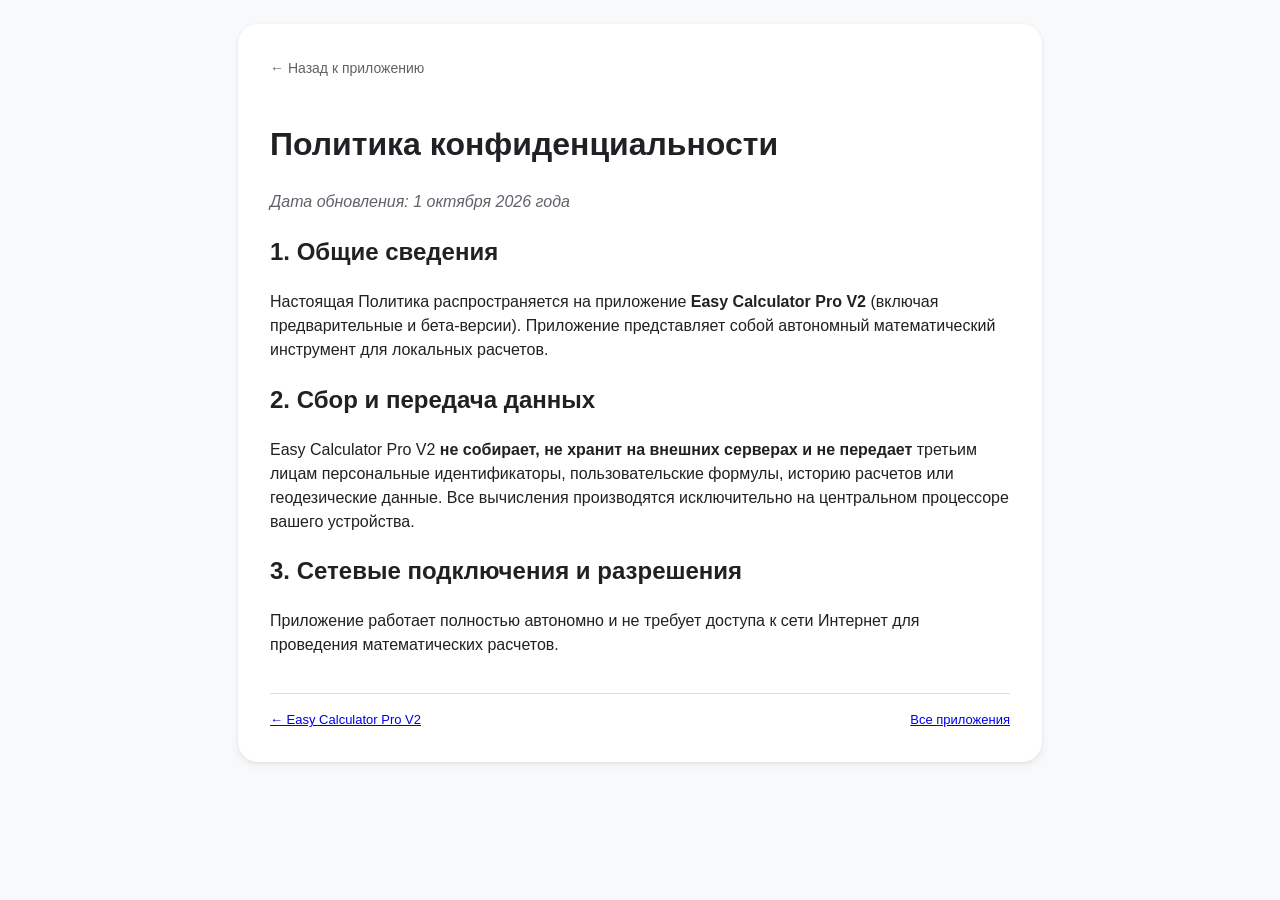
<file: EasyCalculatorProV2/privacy.html>
<!DOCTYPE html>
<html lang="ru">

<head>
    <meta charset="UTF-8">
    <meta name="viewport" content="width=device-width, initial-scale=1.0">
    <title>Политика конфиденциальности — Easy Calculator Pro V2</title>
    <link rel="stylesheet" href="../css/style.css">
</head>

<body>
    <div class="container" style="max-width: 740px;">
        <a class="nav-back" href="index.html">← Назад к приложению</a>

        <h1>Политика конфиденциальности</h1>
        <p style="color: var(--text-sub);"><em>Дата обновления: 1 октября 2026 года</em></p>

        <h2>1. Общие сведения</h2>
        <p>
            Настоящая Политика распространяется на приложение <strong>Easy Calculator Pro V2</strong> (включая
            предварительные и бета-версии). Приложение представляет собой автономный математический инструмент для
            локальных расчетов.
        </p>

        <h2>2. Сбор и передача данных</h2>
        <p>
            Easy Calculator Pro V2 <strong>не собирает, не хранит на внешних серверах и не передает</strong> третьим
            лицам персональные идентификаторы, пользовательские формулы, историю расчетов или геодезические данные. Все
            вычисления производятся исключительно на центральном процессоре вашего устройства.
        </p>

        <h2>3. Сетевые подключения и разрешения</h2>
        <p>
            Приложение работает полностью автономно и не требует доступа к сети Интернет для
            проведения математических расчетов.
        </p>

        <footer>
            <a href="index.html">← Easy Calculator Pro V2</a>
            <a href="../index.html">Все приложения</a>
        </footer>
    </div>
</body>

</html>
</file>
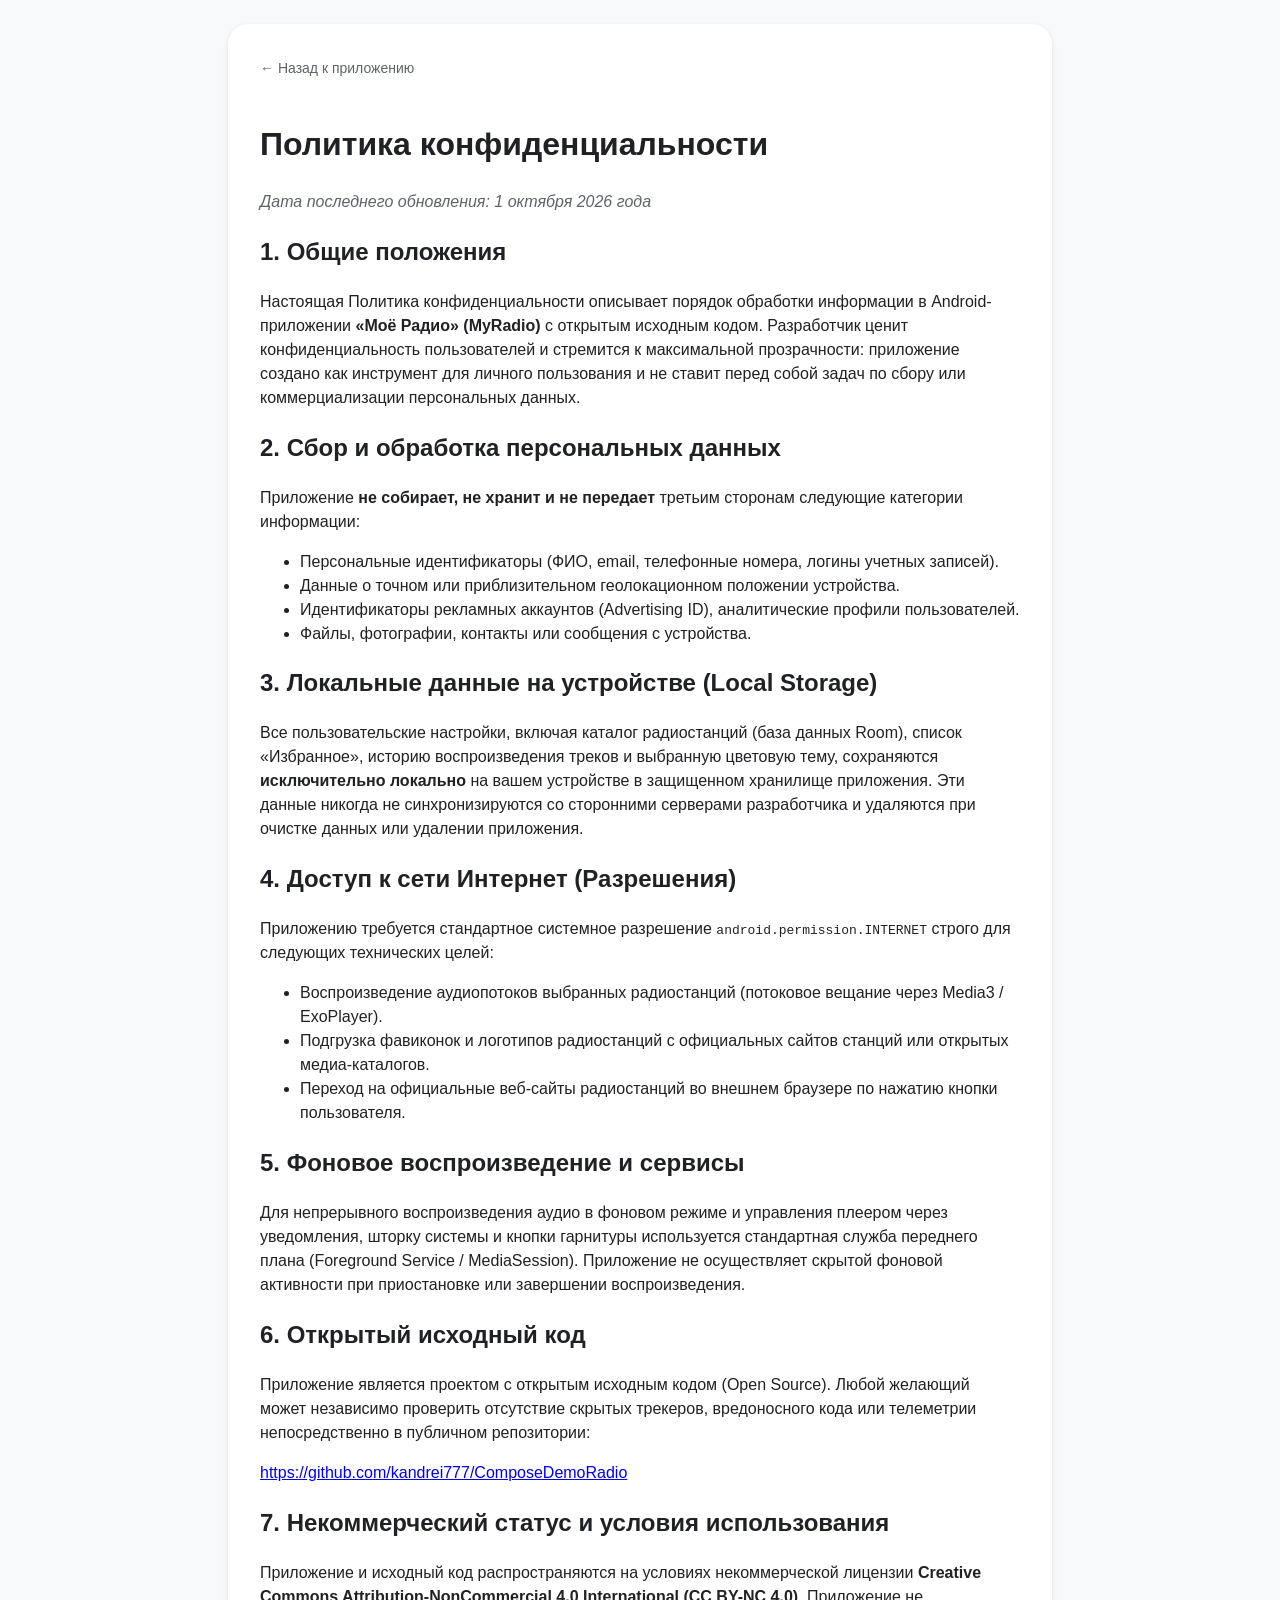
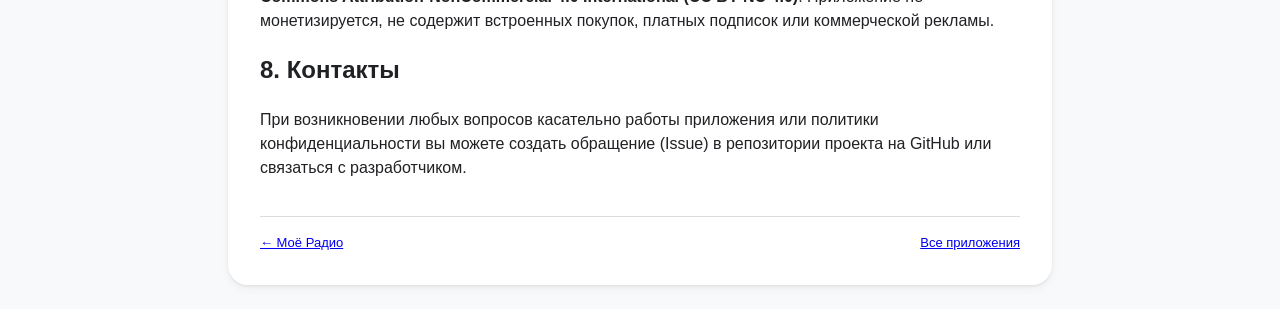
<file: MyRadio/privacy.html>
<!DOCTYPE html>
<html lang="ru">
<head>
  <meta charset="UTF-8">
  <meta name="viewport" content="width=device-width, initial-scale=1.0">
  <title>Политика конфиденциальности — Моё Радио</title>
  <link rel="stylesheet" href="../css/style.css">
</head>
<body>
  <div class="container" style="max-width: 760px;">
    <a class="nav-back" href="index.html">← Назад к приложению</a>

    <h1>Политика конфиденциальности</h1>
    <p style="color: var(--text-sub);"><em>Дата последнего обновления: 1 октября 2026 года</em></p>

    <h2>1. Общие положения</h2>
    <p>
      Настоящая Политика конфиденциальности описывает порядок обработки информации в Android-приложении <strong>«Моё Радио» (MyRadio)</strong> с открытым исходным кодом. Разработчик ценит конфиденциальность пользователей и стремится к максимальной прозрачности: приложение создано как инструмент для личного пользования и не ставит перед собой задач по сбору или коммерциализации персональных данных.
    </p>

    <h2>2. Сбор и обработка персональных данных</h2>
    <p>
      Приложение <strong>не собирает, не хранит и не передает</strong> третьим сторонам следующие категории информации:
    </p>
    <ul>
      <li>Персональные идентификаторы (ФИО, email, телефонные номера, логины учетных записей).</li>
      <li>Данные о точном или приблизительном геолокационном положении устройства.</li>
      <li>Идентификаторы рекламных аккаунтов (Advertising ID), аналитические профили пользователей.</li>
      <li>Файлы, фотографии, контакты или сообщения с устройства.</li>
    </ul>

    <h2>3. Локальные данные на устройстве (Local Storage)</h2>
    <p>
      Все пользовательские настройки, включая каталог радиостанций (база данных Room), список «Избранное», историю воспроизведения треков и выбранную цветовую тему, сохраняются <strong>исключительно локально</strong> на вашем устройстве в защищенном хранилище приложения. Эти данные никогда не синхронизируются со сторонними серверами разработчика и удаляются при очистке данных или удалении приложения.
    </p>

    <h2>4. Доступ к сети Интернет (Разрешения)</h2>
    <p>
      Приложению требуется стандартное системное разрешение <code>android.permission.INTERNET</code> строго для следующих технических целей:
    </p>
    <ul>
      <li>Воспроизведение аудиопотоков выбранных радиостанций (потоковое вещание через Media3 / ExoPlayer).</li>
      <li>Подгрузка фавиконок и логотипов радиостанций с официальных сайтов станций или открытых медиа-каталогов.</li>
      <li>Переход на официальные веб-сайты радиостанций во внешнем браузере по нажатию кнопки пользователя.</li>
    </ul>

    <h2>5. Фоновое воспроизведение и сервисы</h2>
    <p>
      Для непрерывного воспроизведения аудио в фоновом режиме и управления плеером через уведомления, шторку системы и кнопки гарнитуры используется стандартная служба переднего плана (Foreground Service / MediaSession). Приложение не осуществляет скрытой фоновой активности при приостановке или завершении воспроизведения.
    </p>

    <h2>6. Открытый исходный код</h2>
    <p>
      Приложение является проектом с открытым исходным кодом (Open Source). Любой желающий может независимо проверить отсутствие скрытых трекеров, вредоносного кода или телеметрии непосредственно в публичном репозитории:
    </p>
    <p>
      <a href="https://github.com/kandrei777/ComposeDemoRadio" target="_blank" rel="noopener noreferrer">
        https://github.com/kandrei777/ComposeDemoRadio
      </a>
    </p>
    
    <h2>7. Некоммерческий статус и условия использования</h2>
<p>
  Приложение и исходный код распространяются на условиях некоммерческой лицензии 
  <strong>Creative Commons Attribution-NonCommercial 4.0 International (CC BY-NC 4.0)</strong>. 
  Приложение не монетизируется, не содержит встроенных покупок, платных подписок или коммерческой рекламы.
</p>

    <h2>8. Контакты</h2>
    <p>
      При возникновении любых вопросов касательно работы приложения или политики конфиденциальности вы можете создать обращение (Issue) в репозитории проекта на GitHub или связаться с разработчиком.
    </p>

    <footer>
      <a href="index.html">← Моё Радио</a>
      <a href="../index.html">Все приложения</a>
    </footer>
  </div>
</body>
</html>
</file>
<file: css/style.css>
:root {
  --primary: #01875f;
  --primary-hover: #016f4e;
  --bg-page: #f8f9fa;
  --bg-card: #ffffff;
  --text-main: #202124;
  --text-sub: #5f6368;
  --border: #dadce0;
  --badge-bg: #e8f0fe;
  --badge-text: #1967d2;
}

body {
  font-family: -apple-system, BlinkMacSystemFont, "Segoe UI", Roboto, sans-serif;
  margin: 0;
  padding: 24px 16px;
  background-color: var(--bg-page);
  color: var(--text-main);
  line-height: 1.5;
}

.container {
  max-width: 860px;
  margin: 0 auto;
  background: var(--bg-card);
  padding: 32px;
  border-radius: 20px;
  box-shadow: 0 1px 3px rgba(60,64,67,0.1), 0 4px 8px rgba(60,64,67,0.05);
}

/* Навигация / Хлебные крошки */
.nav-back {
  display: inline-block;
  color: var(--text-sub);
  text-decoration: none;
  font-size: 14px;
  margin-bottom: 20px;
}
.nav-back:hover { color: var(--primary); }

/* Шапка приложения */
.app-header {
  display: flex;
  gap: 24px;
  align-items: center;
  margin-bottom: 24px;
}
.app-icon {
  width: 96px;
  height: 96px;
  border-radius: 20px;
  object-fit: cover;
  box-shadow: 0 2px 8px rgba(0,0,0,0.1);
  background: #eee;
}
.app-meta h1 {
  margin: 0 0 6px 0;
  font-size: 26px;
}
.badges {
  display: flex;
  gap: 8px;
  flex-wrap: wrap;
  margin-top: 6px;
}
.badge {
  background: var(--badge-bg);
  color: var(--badge-text);
  padding: 4px 10px;
  border-radius: 8px;
  font-size: 12px;
  font-weight: 500;
}
.badge-warning {
  background: #fef7e0;
  color: #b06000;
}

/* Кнопки действий */
.actions {
  display: flex;
  gap: 12px;
  flex-wrap: wrap;
  margin-bottom: 28px;
}
.btn {
  display: inline-flex;
  align-items: center;
  justify-content: center;
  gap: 8px;
  padding: 10px 22px;
  border-radius: 8px;
  font-size: 14px;
  font-weight: 500;
  text-decoration: none;
  cursor: pointer;
  transition: background-color 0.2s;
}
.btn-primary { background: var(--primary); color: #fff; }
.btn-primary:hover { background: var(--primary-hover); }
.btn-secondary { background: #f1f3f4; color: var(--text-main); }
.btn-secondary:hover { background: #e8eaed; }

/* Галерея скриншотов */
.gallery {
  display: flex;
  gap: 16px;
  overflow-x: auto;
  padding-bottom: 12px;
  margin-bottom: 24px;
  scrollbar-width: thin;
}
.gallery img {
  height: 400px;
  border-radius: 12px;
  border: 1px solid var(--border);
}

/* Видео адаптивное */
.video-wrap {
  position: relative;
  padding-bottom: 56.25%;
  height: 0;
  overflow: hidden;
  border-radius: 14px;
  margin: 16px 0 24px;
  background: #000;
}
.video-wrap iframe, .video-wrap video {
  position: absolute;
  top: 0; left: 0; width: 100%; height: 100%; border: 0;
}

/* Карточки на главной */
.grid {
  display: grid;
  grid-template-columns: repeat(auto-fill, minmax(240px, 1fr));
  gap: 20px;
}
.app-card {
  border: 1px solid var(--border);
  border-radius: 16px;
  padding: 20px;
  text-decoration: none;
  color: inherit;
  transition: transform 0.2s, box-shadow 0.2s;
  display: flex;
  flex-direction: column;
}
.app-card:hover {
  transform: translateY(-2px);
  box-shadow: 0 4px 12px rgba(0,0,0,0.08);
}

footer {
  margin-top: 36px;
  padding-top: 16px;
  border-top: 1px solid var(--border);
  font-size: 13px;
  color: var(--text-sub);
  display: flex;
  justify-content: space-between;
}
</file>
